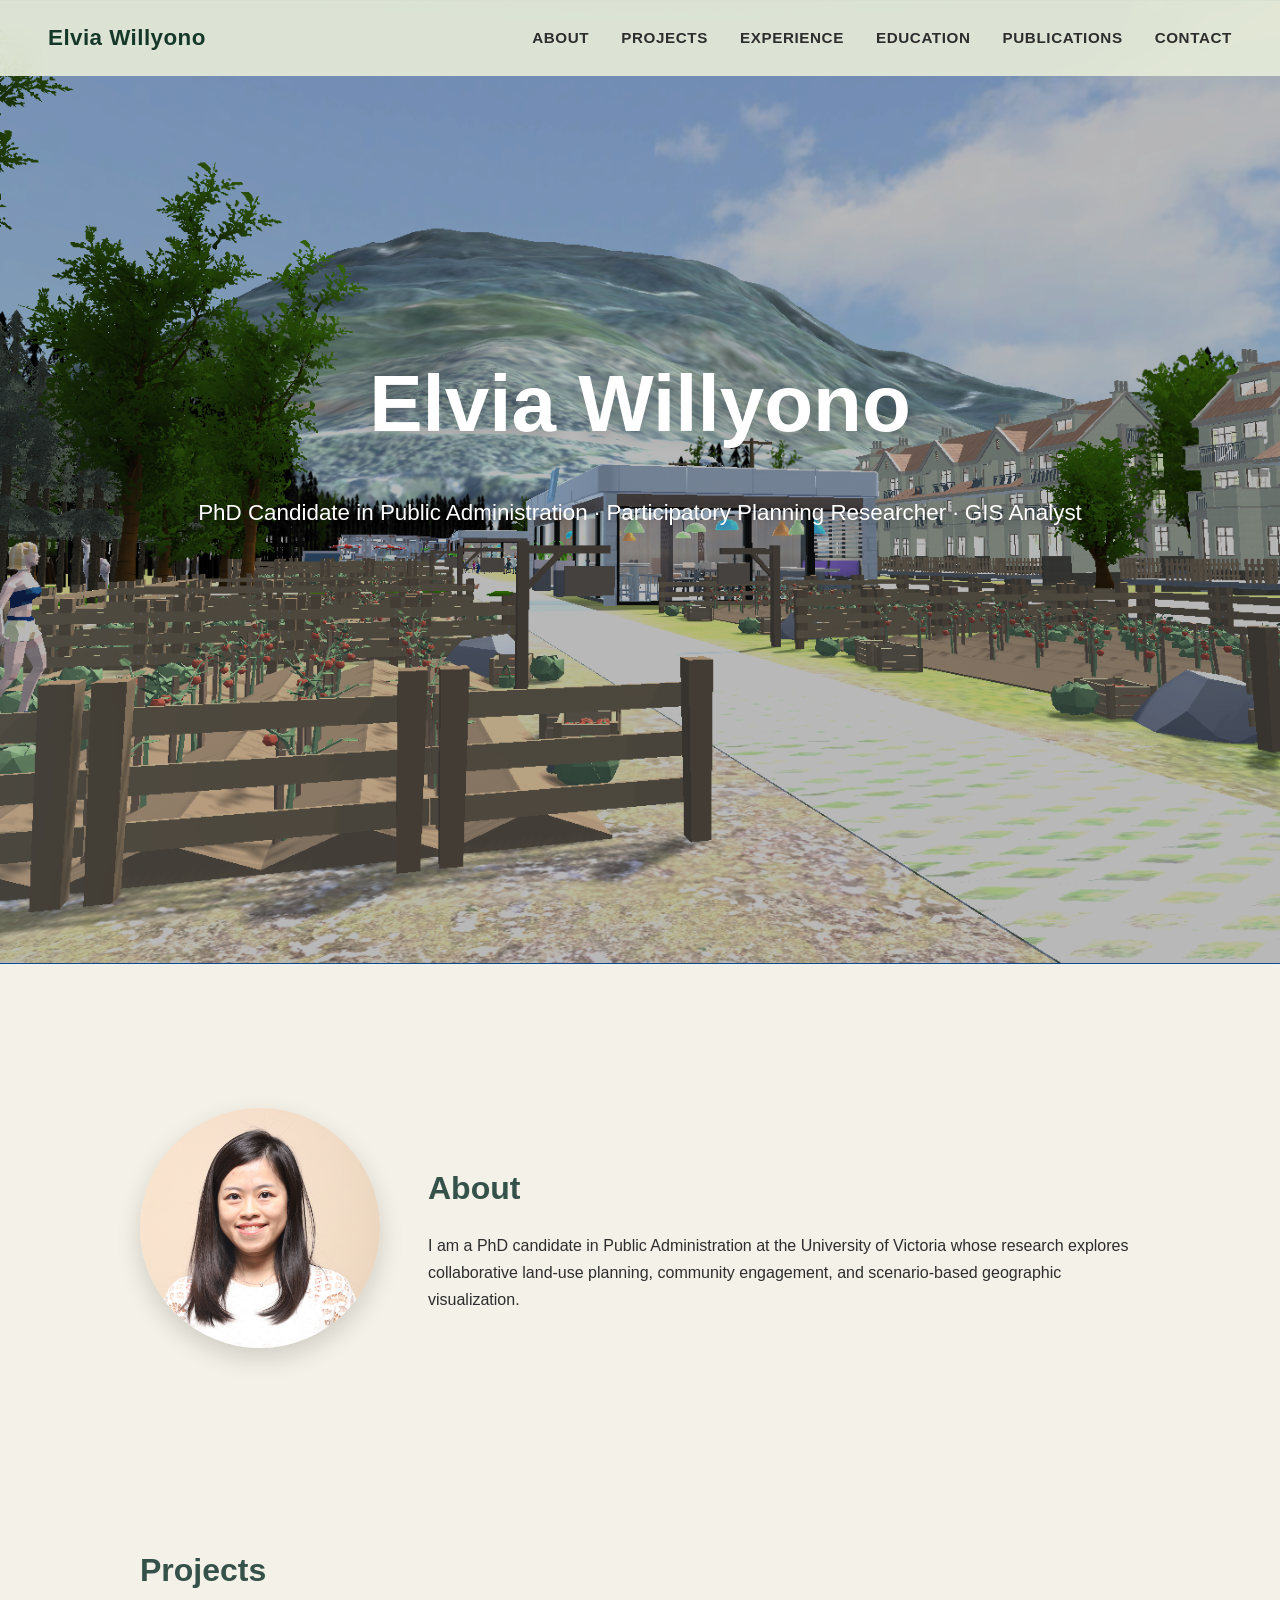
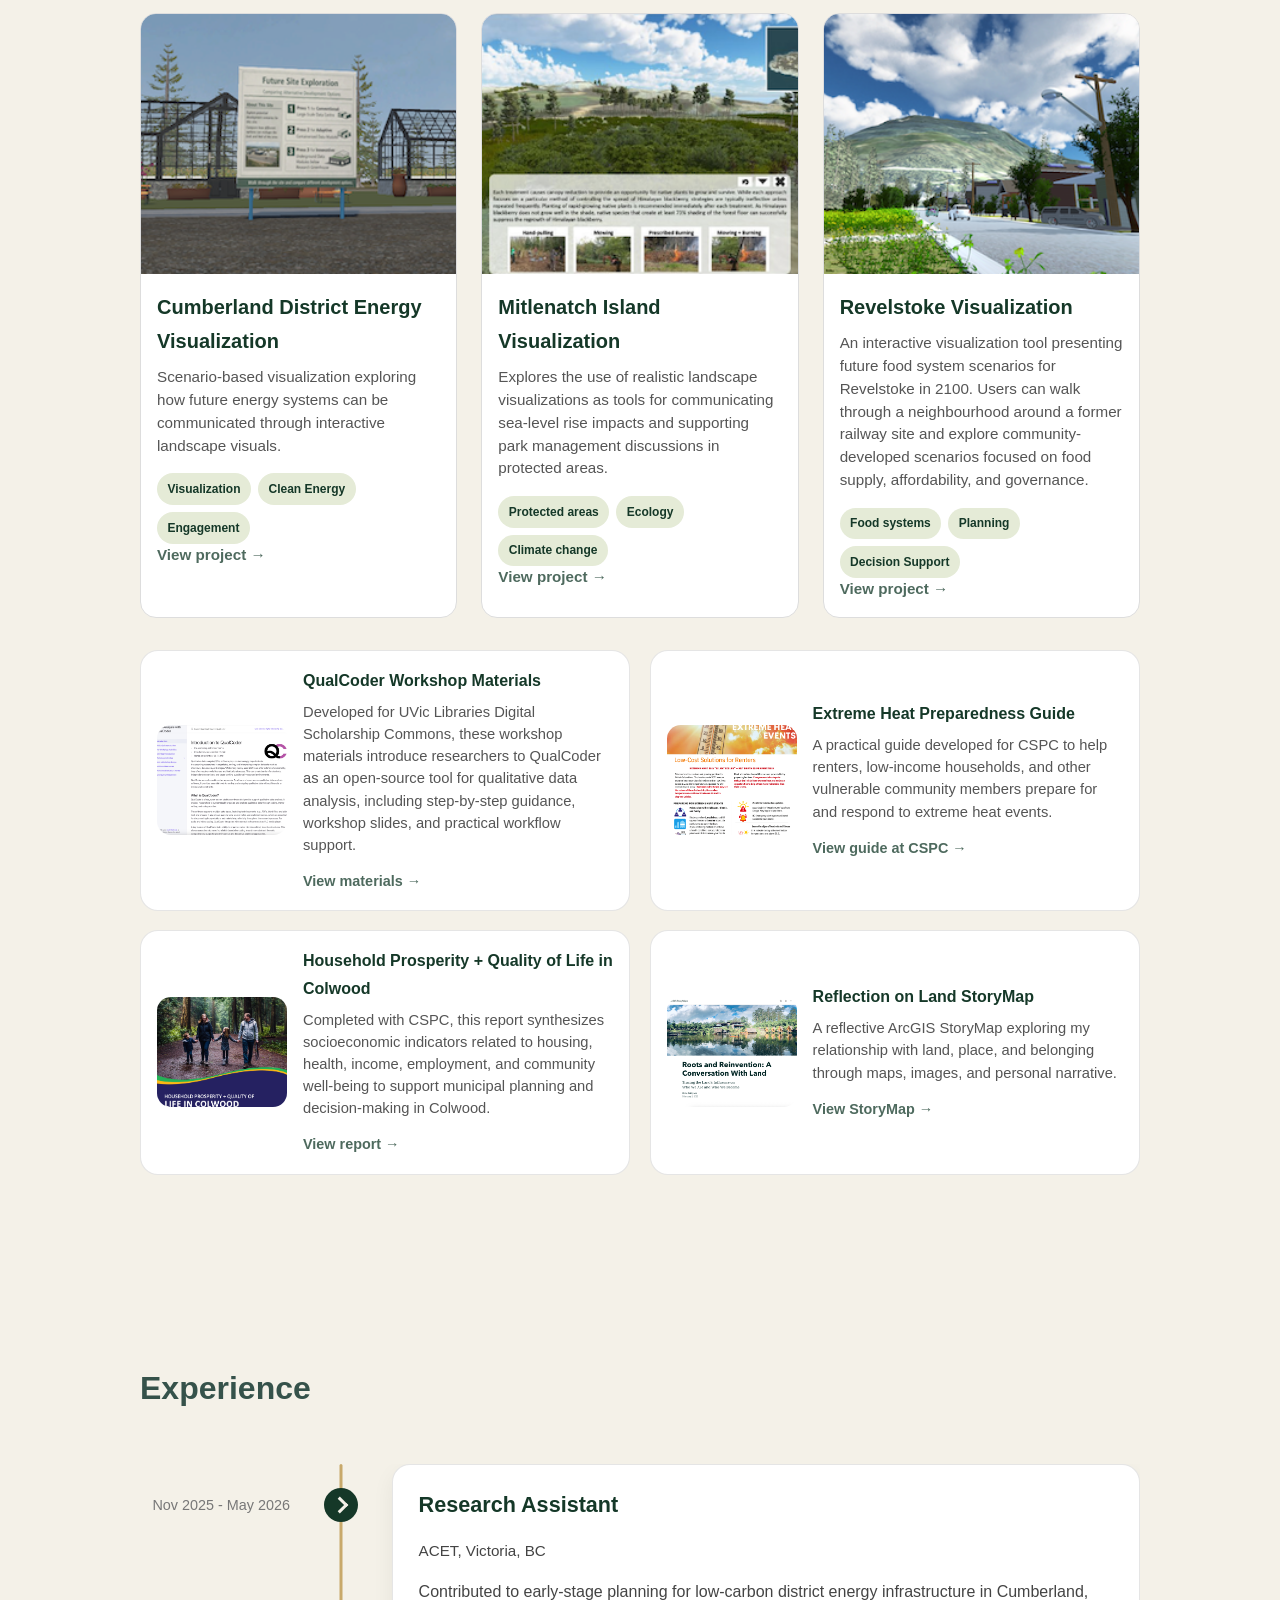
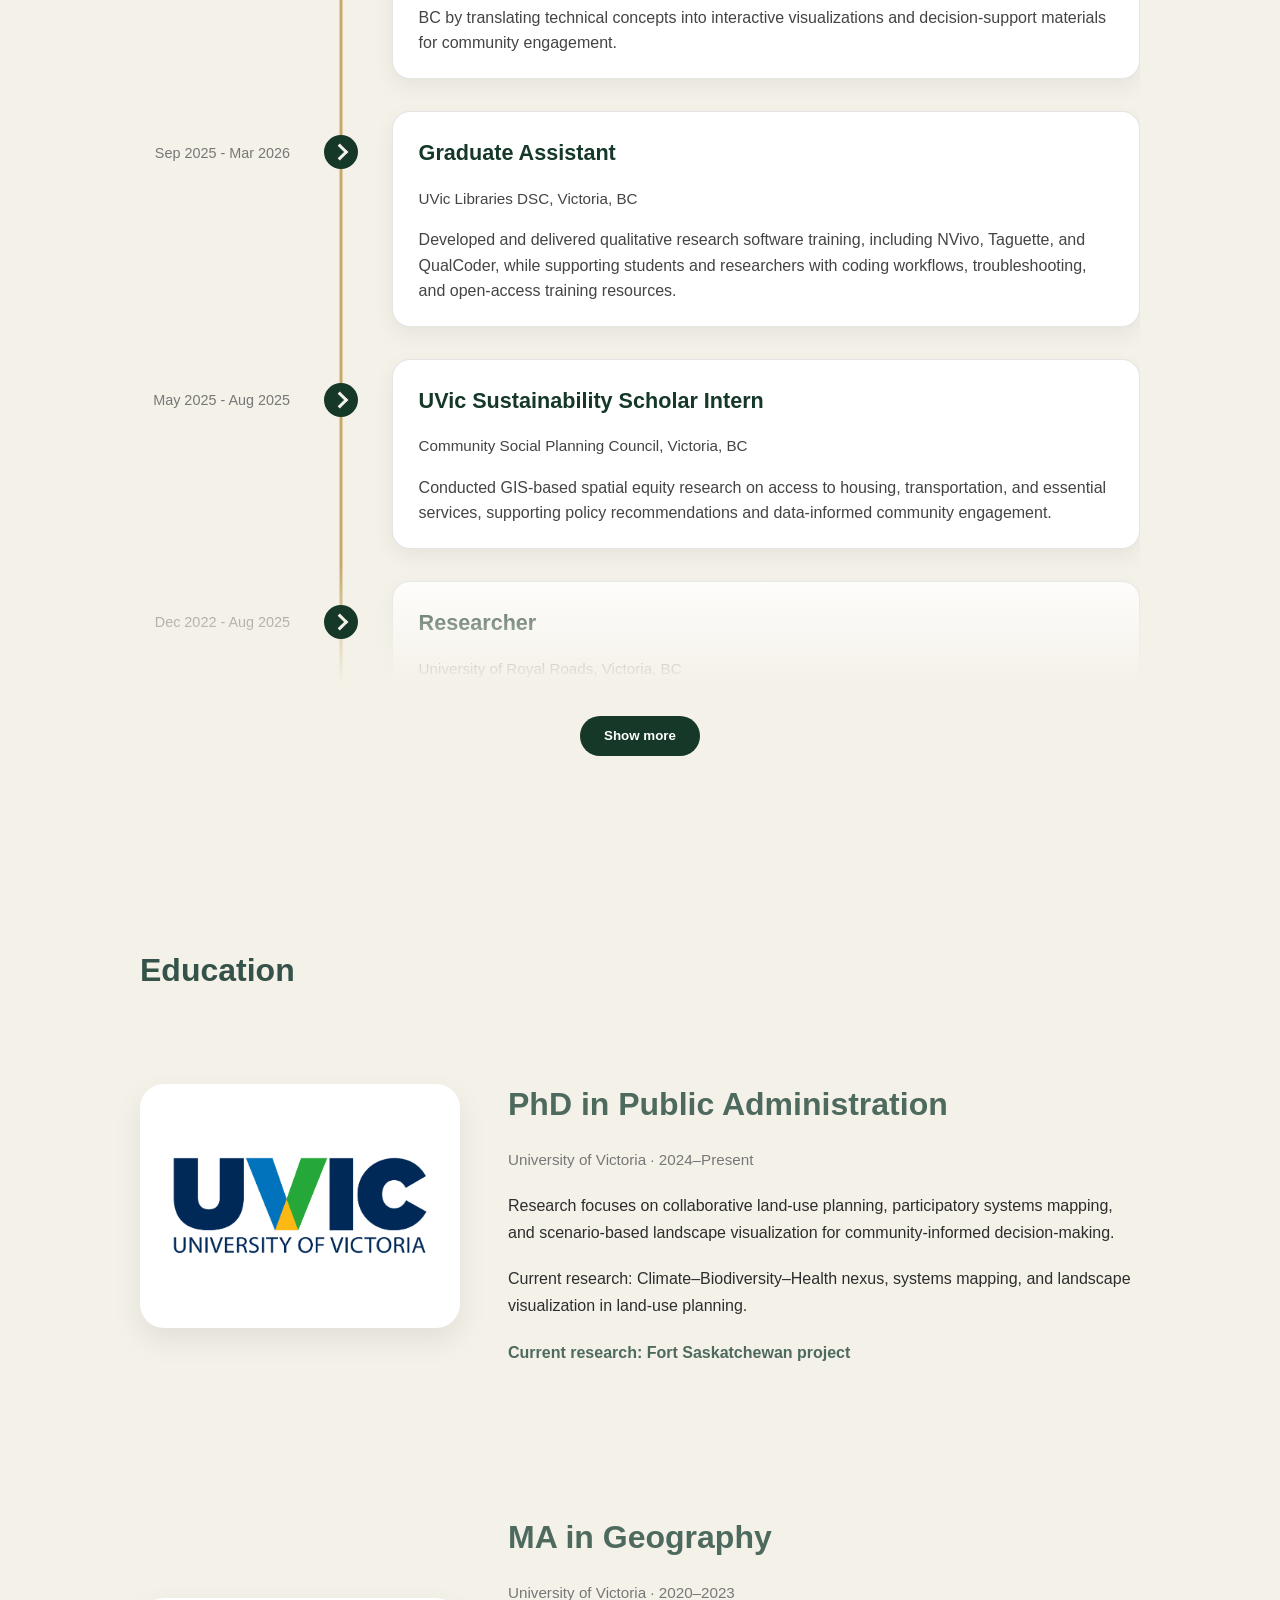
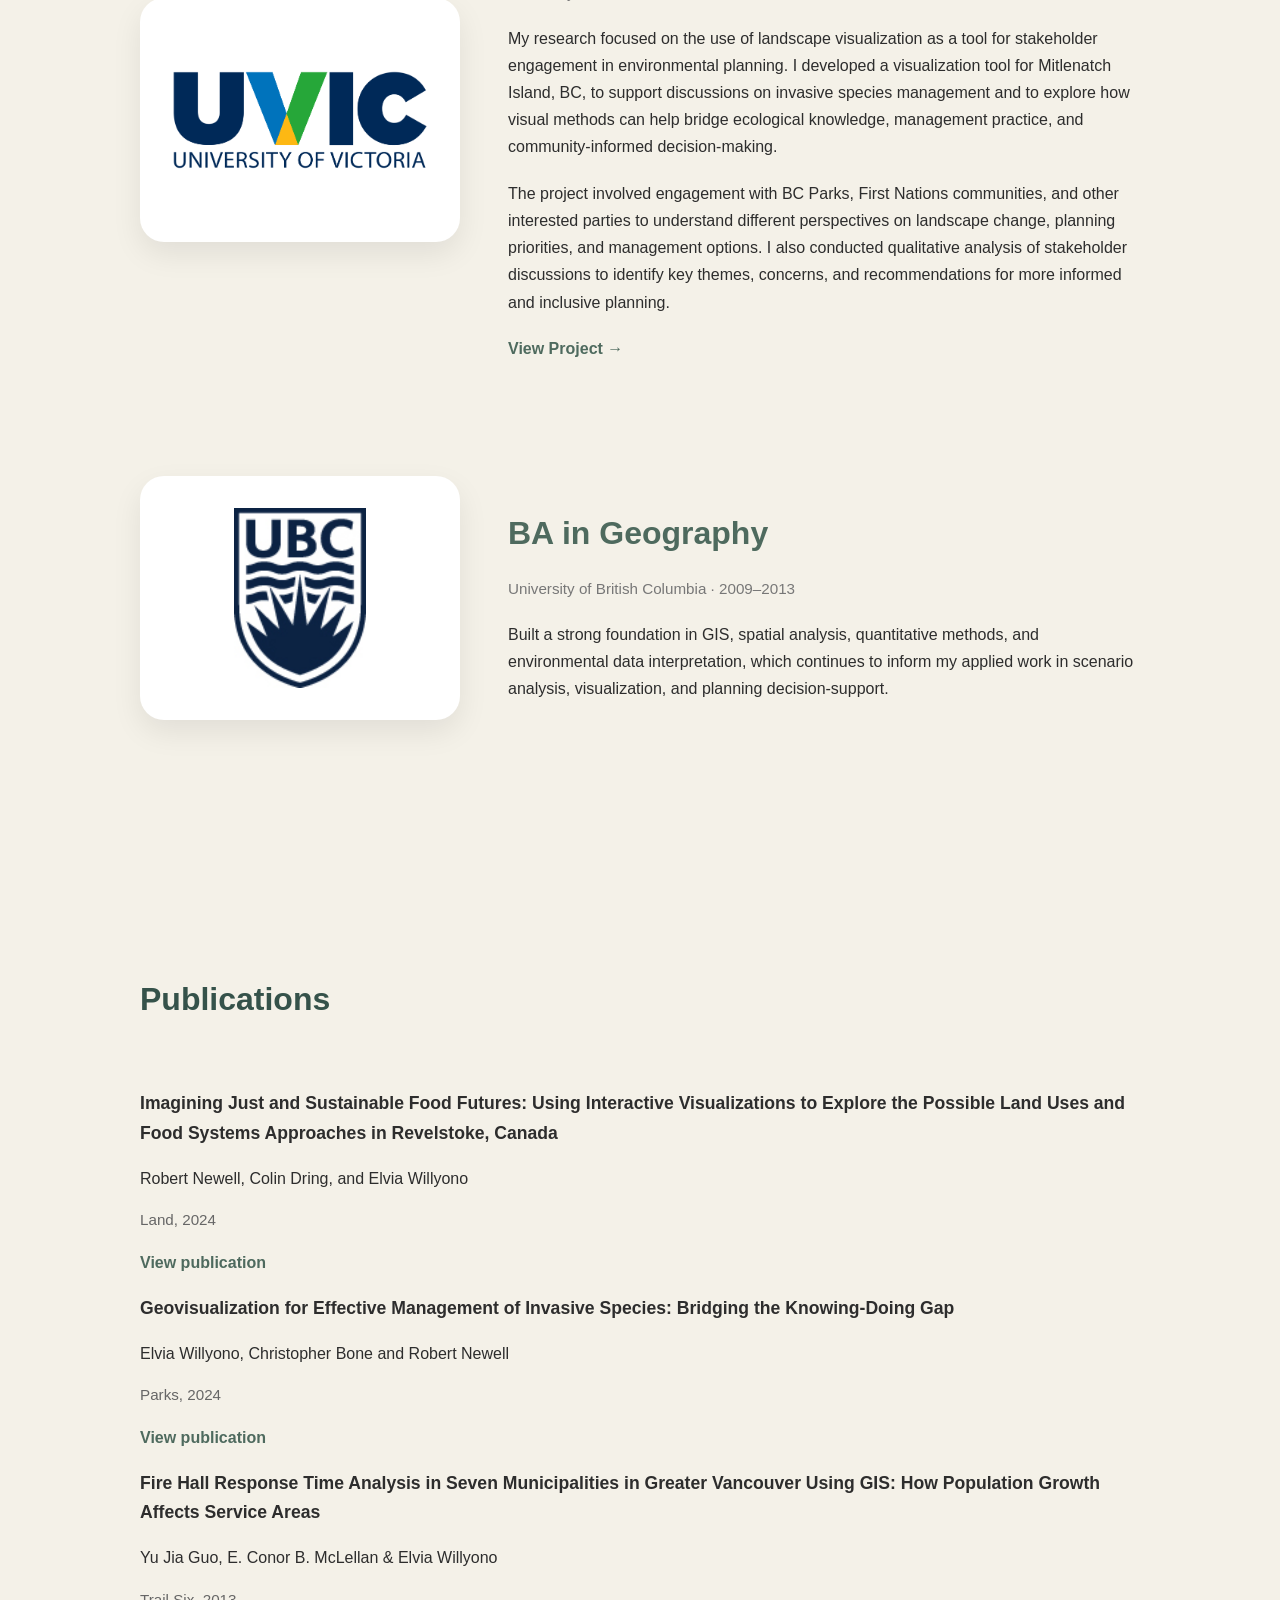
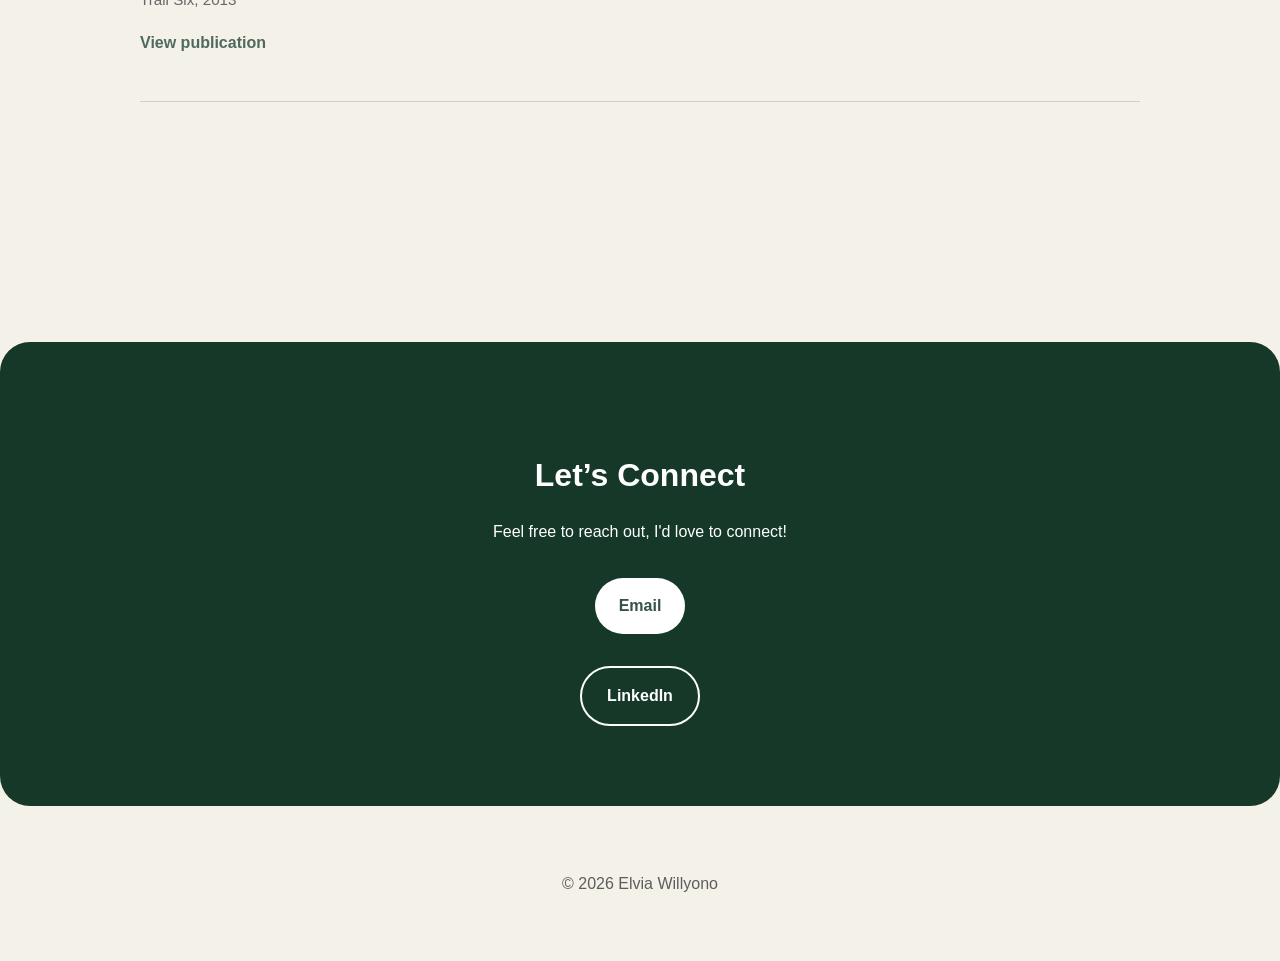
<file: index.html>
<!DOCTYPE html>
<html lang="en">
<head>
  <meta charset="UTF-8">
  <meta name="viewport" content="width=device-width, initial-scale=1.0">
  <title>Elvia Willyono</title>
  <link rel="icon" type="image/png" href="favicon.png">
  <link rel="stylesheet" href="style.css">
</head>

<body>
  <header>
<nav>

  <div class="nav-logo">
    <a href="/">Elvia Willyono</a>
  </div>

  <div class="nav-links">
    <a href="#about">ABOUT</a>
    <a href="#projects">PROJECTS</a>
    <a href="#experience">EXPERIENCE</a>
    <a href="#education">EDUCATION</a>
    <a href="#publications">PUBLICATIONS</a>
    <a href="#contact" class="mobile-contact-button">CONTACT</a>
  </div>

</nav>

    <section class="hero">
      <div class="hero-overlay">
      <h1>Elvia Willyono</h1>
      <p class="tagline">PhD Candidate in Public Administration · Participatory Planning Researcher · GIS Analyst</p>
      <!--<p>
        I study how participatory systems mapping, scenario development, and landscape visualization can support more collaborative and community-informed planning.
      </p> -->
    </section>
  </header>

 <main>

<!-- ---------- ABOUT ---------- -->

<section id="about">

  <div class="about-section">

    <div class="about-image">
      <img src="images/profile.jpeg">
    </div>

    <div class="about-text">

      <h2>About</h2>

      <p>
        I am a PhD candidate in Public Administration at the University of Victoria whose research explores collaborative land-use planning, community engagement, and scenario-based geographic visualization.
      </p>

    </div>

  </div>

</section>

<!-- ---------- PROJECTS ---------- -->

<section id="projects" class="projects-section">

  <h2>Projects</h2>

  <!-- <p class="section-intro">
    Selected work across landscape visualization, GIS, climate adaptation,
    knowledge translation, and community-informed planning.
  </p> -->

  <!-- Larger project cards -->
  <div class="featured-project-grid">

    <a href="cumberland/" class="gallery-card featured">
      <img src="images/cumberland-thumb.png"
           alt="Cumberland district energy visualization">

      <div class="gallery-card-text">
        <h3>Cumberland District Energy Visualization</h3>

        <p>
          Scenario-based visualization exploring how future energy systems
          can be communicated through interactive landscape visuals.
        </p>

        <div class="project-tags">
          <span>Visualization</span>
          <span>Clean Energy</span>
          <span>Engagement</span>
        </div>

        <p class="project-card-link">View project →</p>
      </div>
    </a>


    <a href="https://triaslab.ca/mitlenatch-island" class="gallery-card featured">
      <img src="images/mitlenatch-thumb.png"
           alt="Mitlenatch Island visualization">

      <div class="gallery-card-text">
        <h3>Mitlenatch Island Visualization</h3>

        <p>
          Explores the use of realistic landscape visualizations as tools for communicating sea-level rise impacts and supporting park 
          management discussions in protected areas.
        </p>

        <div class="project-tags">
          <span>Protected areas</span>
          <span>Ecology</span>
          <span>Climate change</span>
        </div>

        <p class="project-card-link">View project →</p>
      </div>
    </a>


    <a href="https://triaslab.ca/equitable-food-systems" class="gallery-card featured">
      <img src="images/revelstoke-thumb.png"
           alt="Revelstoke project">

      <div class="gallery-card-text">
        <h3>Revelstoke Visualization</h3>

        <p>
          An interactive visualization tool presenting future food system scenarios for Revelstoke in 2100. Users can walk through a neighbourhood around 
          a former railway site and explore community-developed scenarios focused on food supply, affordability, and governance.
        </p>

        <div class="project-tags">
          <span>Food systems</span>
          <span>Planning</span>
          <span>Decision Support</span>
        </div>

        <p class="project-card-link">View project →</p>
      </div>
    </a>

  </div>


  <!-- Smaller project cards -->
<div class="small-project-grid">

  <a href="https://uviclibraries.github.io/qualcoder/" 
      class="small-project-card"
      target="_blank"
      rel="noopener noreferrer">
    
    <img src="images/qualcoder-thumb.png"
         alt="QualCoder workshop materials">

    <div class="small-project-content">
      <h3>QualCoder Workshop Materials</h3>

      <p>
        Developed for UVic Libraries Digital Scholarship Commons, these workshop materials introduce researchers to QualCoder 
        as an open-source tool for qualitative data analysis, including step-by-step guidance, workshop slides, and practical workflow support.
      </p>

      <span class="small-project-link">View materials →</span>
    </div>
  </a>
  
  <a href="https://communitycouncil.ca/preparing-for-extreme-heat-events/" 
    class="small-project-card"
    target="_blank"
    rel="noopener noreferrer">
    
    <img src="images/cspc-thumb.png"
         alt="Extreme heat preparedness guide">

    <div class="small-project-content">
      <h3>Extreme Heat Preparedness Guide</h3>

      <p>
        A practical guide developed for CSPC to help renters, low-income households,
        and other vulnerable community members prepare for and respond to extreme heat events.
      </p>      

      <span class="small-project-link">View guide at CSPC →</span>
    </div>
  </a>


  <a href="https://www.colwood.ca/sites/default/files/2024-06/CSPC_Colwood%20Prosperity%20Project_April%2021_2023.pdf"
    class="small-project-card"
    target="_blank"
    rel="noopener noreferrer">
    
    <img src="images/colwood-thumb.png"
         alt="Household prosperity report for Colwood">

    <div class="small-project-content">
      <h3>Household Prosperity + Quality of Life in Colwood</h3>

      <p>
        Completed with CSPC, this report synthesizes socioeconomic indicators related to housing, health, income, employment, 
        and community well-being to support municipal planning and decision-making in Colwood.
      </p>

      <span class="small-project-link">View report →</span>
    </div>
  </a>

  <a href="https://storymaps.arcgis.com/stories/a9d90d03248b4c1bad5280a3660bb5fb" class="small-project-card"
    target="_blank"
    rel="noopener noreferrer">
    
    <img src="images/storymap-thumb.png"
         alt="ArcGIS StoryMap project">

    <div class="small-project-content">
      <h3>Reflection on Land StoryMap</h3>

      <p>
        A reflective ArcGIS StoryMap exploring my relationship with land, place, and belonging through maps, 
        images, and personal narrative.
      </p>

      <span class="small-project-link">View StoryMap →</span>
    </div>
  </a>

</div>

</section>

<!-- ---------- EXPERIENCE ---------- -->

<section id="experience" class="experience-section">

  <h2>Experience</h2>

  <div class="experience-timeline-wrapper" id="experienceTimeline">

    <div class="experience-timeline">

      <article class="experience-item">
        <div class="experience-date">Nov 2025 - May 2026</div>

        <div class="experience-marker"></div>

        <div class="experience-card">
          <h3>Research Assistant</h3>
          <p class="experience-meta">
            ACET, Victoria, BC
          </p>
          <p>
            Contributed to early-stage planning for low-carbon district energy infrastructure in Cumberland, BC 
            by translating technical concepts into interactive visualizations and decision-support materials 
            for community engagement.
          </p>
        </div>
      </article>


      <article class="experience-item">
        <div class="experience-date">Sep 2025 - Mar 2026</div>

        <div class="experience-marker"></div>

        <div class="experience-card">
          <h3>Graduate Assistant</h3>
          <p class="experience-meta">
            UVic Libraries DSC, Victoria, BC
          </p>
          <p>
            Developed and delivered qualitative research software training, including NVivo, 
            Taguette, and QualCoder, while supporting students and researchers with coding 
            workflows, troubleshooting, and open-access training resources.
          </p>
        </div>
      </article>


      <article class="experience-item">
        <div class="experience-date">May 2025 - Aug 2025</div>

        <div class="experience-marker"></div>

        <div class="experience-card">
          <h3>UVic Sustainability Scholar Intern</h3>
          <p class="experience-meta">
            Community Social Planning Council, Victoria, BC
          </p>
          <p>
            Conducted GIS-based spatial equity research on access to housing, transportation, 
            and essential services, supporting policy recommendations and data-informed community engagement.
          </p>
        </div>
      </article>


      <article class="experience-item">
        <div class="experience-date">Dec 2022 - Aug 2025</div>

        <div class="experience-marker"></div>

        <div class="experience-card">
          <h3> Researcher</h3>
          <p class="experience-meta">
            University of Royal Roads, Victoria, BC
          </p>
          <p>
            Developed interactive visualizations of community-generated food system scenarios for Revelstoke, BC, 
            supporting stakeholder workshops on climate justice, food systems planning, and JEDI-informed futures.
          </p>
        </div>
      </article>


      <article class="experience-item">
        <div class="experience-date">Dec 2022 - Dec 2023</div>

        <div class="experience-marker"></div>

        <div class="experience-card">
          <h3>Research Assistant</h3>
          <p class="experience-meta">
            Community Social Planning Council, Victoria, BC
          </p>
          <p>
            Co-developed a practical extreme heat preparedness guide and a household prosperity baseline 
            report for the City of Colwood, translating research and socioeconomic indicators into public-facing 
            and policy-relevant resources.
          </p>
        </div>
      </article>

      <article class="experience-item">
        <div class="experience-date">Jul 2021 - Dec 2021</div>

        <div class="experience-marker"></div>

        <div class="experience-card">
          <h3>Teaching Assistant</h3>
          <p class="experience-meta">
            University of Victoria, Victoria, BC
          </p>
          <p>
            Supported undergraduate instruction in GPS navigation, 
            field data collection, GIS analysis, spatial modelling, mapping, and multicriteria analysis.
          </p>
        </div>
      </article>

      <article class="experience-item">
        <div class="experience-date">Sep 2016 - Aug 2020</div>

        <div class="experience-marker"></div>

        <div class="experience-card">
          <h3>IT Manager/Associate Geospatial Specialist</h3>
          <p class="experience-meta">
            Government Technology Agency of Singapore
          </p>
          <p>
            Managed GIS and IT projects supporting public service delivery, including a rapid public-facing parks 
            footfall web map, a multi-million-dollar tree inventory platform, and technical documentation for 
            system implementation.
          </p>
        </div>
      </article>

      <article class="experience-item">
        <div class="experience-date">Jan 2016 - Sep 2016</div>

        <div class="experience-marker"></div>

        <div class="experience-card">
          <h3>Research Assistant</h3>
          <p class="experience-meta">
            National Institute of Education, Singapore
          </p>
          <p>
            Contributed to an online resource portal for secondary school teachers to support the integration of 
            GIS and geospatial technologies into classroom learning.
          </p>
        </div>
      </article>

       <article class="experience-item">
        <div class="experience-date">Jan 2014 - Jan 2016</div>

        <div class="experience-marker"></div>

        <div class="experience-card">
          <h3>GIS Engineer</h3>
          <p class="experience-meta">
            Esri, Singapore
          </p>
          <p>
            Managed large-scale spatial databases, standardized GIS data governance processes, 
            automated geospatial workflows, and delivered professional ArcGIS training across multiple technical topics.
          </p>
        </div>
      </article>

    </div>

  </div>

  <button class="show-more-button" onclick="toggleExperience()" id="experienceButton">
    Show more
  </button>

</section>

<!-- ---------- EDUCATION ---------- -->

<section id="education">

  <h2>Education</h2>

  <div class="education-card">

    <div class="education-image">
      <img src="images/uvic-thumb.png"
           alt="University of Victoria">
    </div>

    <div class="education-content">

      <h3>
        PhD in Public Administration
      </h3>

      <p class="education-meta">
        University of Victoria · 2024–Present
      </p>

      <p>
        Research focuses on collaborative land-use planning,
        participatory systems mapping, and scenario-based
        landscape visualization for community-informed
        decision-making.
      </p>

      <p class="education-note">
        Current research: Climate–Biodiversity–Health nexus, systems mapping,
        and landscape visualization in land-use planning.
      </p>

      <a class="education-link" target="_blank"
         href="https://triaslab.ca/land-use">
        Current research: Fort Saskatchewan project
      </a>

    </div>

  </div>

  <div class="education-card">

    <div class="education-image">
      <img src="images/uvic-thumb.png"
           alt="University of Victoria">
    </div>

    <div class="education-content">

      <h3>
        MA in Geography
      </h3>

      <p class="education-meta">
        University of Victoria · 2020–2023
      </p>

      <p>
        My research focused on the use of landscape visualization as a tool for stakeholder engagement 
        in environmental planning. I developed a visualization tool for Mitlenatch Island, BC, to support discussions 
        on invasive species management and to explore how visual methods can help bridge ecological knowledge, 
        management practice, and community-informed decision-making.
      </p>

      <p>
        The project involved engagement with BC Parks, First Nations communities, and other interested parties to understand 
        different perspectives on landscape change, planning priorities, and management options. I also conducted qualitative 
        analysis of stakeholder discussions to identify key themes, concerns, and recommendations for more informed and 
        inclusive planning.
      </p>

      <a class="education-link" target="_blank"
         href="https://triaslab.ca/mitlenatch-island">
        View Project →
      </a>

    </div>

  </div>

  <div class="education-card">

    <div class="education-image">
      <img src="images/ubc-thumb.jpg"
           alt="University of British Columbia">
    </div>

    <div class="education-content">

      <h3>
        BA in Geography
      </h3>

      <p class="education-meta">
        University of British Columbia · 2009–2013
      </p>

      <p>
        Built a strong foundation in GIS, spatial analysis, quantitative methods, and environmental data interpretation, 
        which continues to inform my applied work in scenario analysis, visualization, and planning decision-support.
      </p>

    </div>

  </div>

</section>

<!-- ---------- PUBLICATIONS ---------- -->

<section id="publications">

  <h2>Publications</h2>

  <div class="publication-item">

    <p class="pub-title">
      Imagining Just and Sustainable Food Futures: Using Interactive Visualizations to Explore the Possible Land Uses and Food Systems Approaches in Revelstoke, Canada 
    </p>
    <p class="pub-authors">
      Robert Newell, Colin Dring, and Elvia Willyono
    </p>
    <p class="pub-details">
      Land, 2024
    </p>
    <p>
      <a href="https://www.mdpi.com/2073-445X/13/9/1345" target="_blank">
        View publication
      </a>
    </p>

   <p class="pub-title">
      Geovisualization for Effective Management of Invasive Species: Bridging the Knowing-Doing Gap
    </p>
    <p class="pub-authors">
      Elvia Willyono, Christopher Bone and Robert Newell
    </p>
    <p class="pub-details">
      Parks, 2024
    </p>
    <p>
      <a href="https://www.researchgate.net/profile/Robert-Newell-3/publication/380873607_Geovisualisation_for_effective_management_of_invasive_species_Bridging_the_knowing-doing_gap/links/66a7e19175fcd863e5e87e8a/Geovisualisation-for-effective-management-of-invasive-species-Bridging-the-knowing-doing-gap.pdf" target="_blank">
        View publication
      </a>
    </p> 

    <p class="pub-title">
      Fire Hall Response Time Analysis in Seven Municipalities in Greater Vancouver Using GIS: How Population Growth Affects Service Areas
    </p>
    <p class="pub-authors">
      Yu Jia Guo, E. Conor B. McLellan & Elvia Willyono
    </p>
    <p class="pub-details">
      Trail Six, 2013
    </p>
    <p>
      <a href="https://trailsix.sites.olt.ubc.ca/files/2017/03/Volume-7-Trail-Six.pdf#page=29" target="_blank">
        View publication
      </a>
    </p> 
  </div>

</section>

</main>

<!-- ---------- CONTACT ---------- --> 
  
<section id="contact" class="contact-section">  
  <h2>Let’s Connect</h2>

  <p>
    Feel free to reach out, I'd love to connect!
  </p>

  <div class="email-container">

  <div class="email-box"
       id="email-box"
       onmouseenter="showEmail()"
       onmouseleave="hideEmail()"
       onclick="copyEmail(event)">

    <span id="email-text">Email</span>

    <button class="copy-button"
            id="copy-btn">
      Copy
    </button>

  </div>

</div>

  <div class="contact-buttons">

    <a class="contact-button secondary"
       href="https://linkedin.com/in/elviaw"
       target="_blank">

       LinkedIn

    </a>

  </div>

</section>

  <!-- FOOTER -->
  
  <footer>
    
    <p>© 2026 Elvia Willyono</p>
    
  </footer>
  
<script>
const myEmail = "elviaw@uvic.ca";

function isMobile() {
  return window.innerWidth <= 768;
}

function showEmail() {
  if (isMobile()) return;

  const box = document.getElementById("email-box");
  box.classList.add("expanded");

  document.getElementById("email-text").innerText = myEmail;
}

function hideEmail() {
  if (isMobile()) return;

  const box = document.getElementById("email-box");
  box.classList.remove("expanded");

  document.getElementById("email-text").innerText = "Email";
  document.getElementById("copy-btn").innerText = "Copy";
}

function copyEmail(event) {
  event.stopPropagation();

  navigator.clipboard.writeText(myEmail);

  const box = document.getElementById("email-box");
  box.classList.add("expanded");

  document.getElementById("email-text").innerText =
    myEmail;

  document.getElementById("copy-btn").style.display =
  "inline-block";

  document.getElementById("copy-btn").innerText =
  "Copied!";

  setTimeout(() => {
    document.getElementById("copy-btn").innerText = "Copy";

    if (isMobile()) {
      box.classList.remove("expanded");
      document.getElementById("email-text").innerText = "Email";
    }
  }, 1500);
}
</script>

<script>
  function toggleExperience() {
    const timeline = document.getElementById("experienceTimeline");
    const button = document.getElementById("experienceButton");

    timeline.classList.toggle("expanded");

    if (timeline.classList.contains("expanded")) {
      button.textContent = "Show less";
    } else {
      button.textContent = "Show more";
    }
  }

const sections = document.querySelectorAll("section[id]");
  const navLinks = document.querySelectorAll(".nav-links a");

  window.addEventListener("scroll", () => {
    let current = "";

    sections.forEach((section) => {
      const sectionTop = section.offsetTop - 120;
      const sectionHeight = section.offsetHeight;

      if (window.scrollY >= sectionTop && window.scrollY < sectionTop + sectionHeight) {
        current = section.getAttribute("id");
      }
    });

    navLinks.forEach((link) => {
      link.classList.remove("active");

      if (link.getAttribute("href") === "#" + current) {
        link.classList.add("active");
      }
    });
  });
</script>

</body>
</html>
</file>
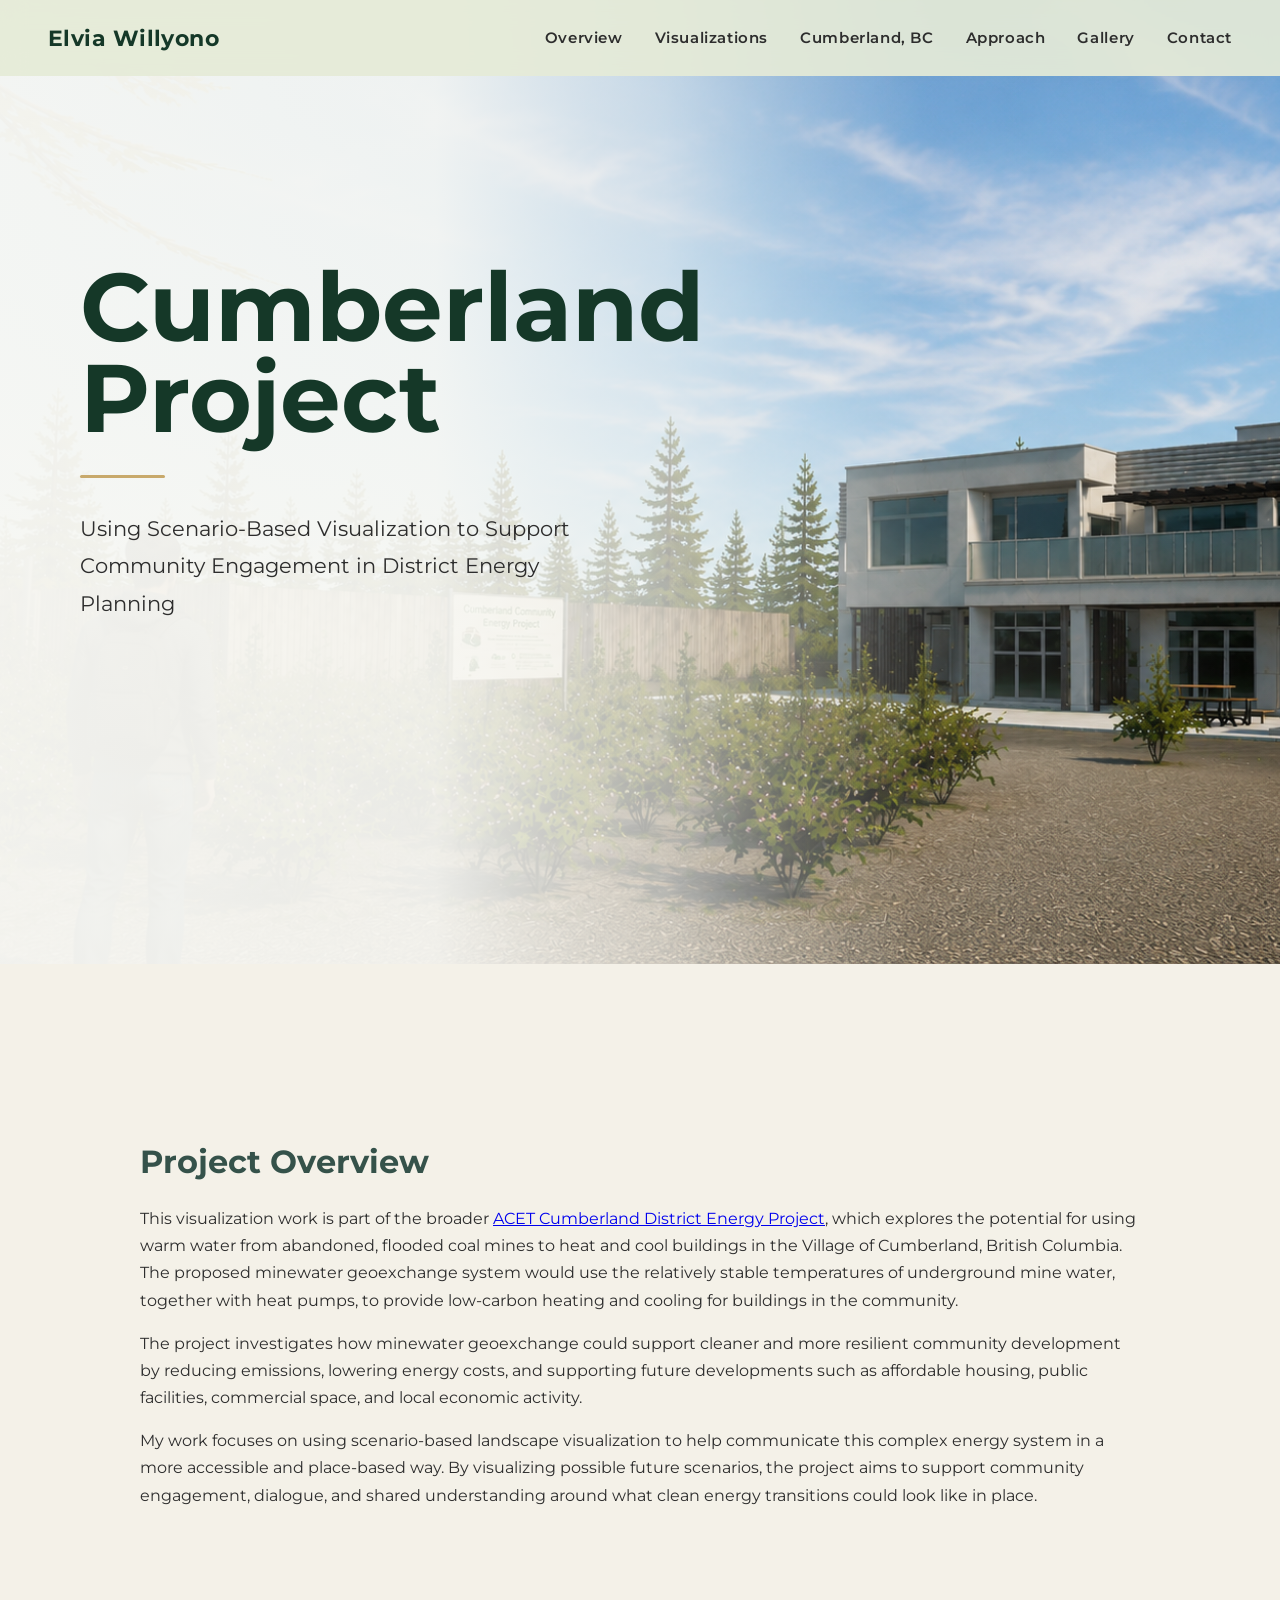
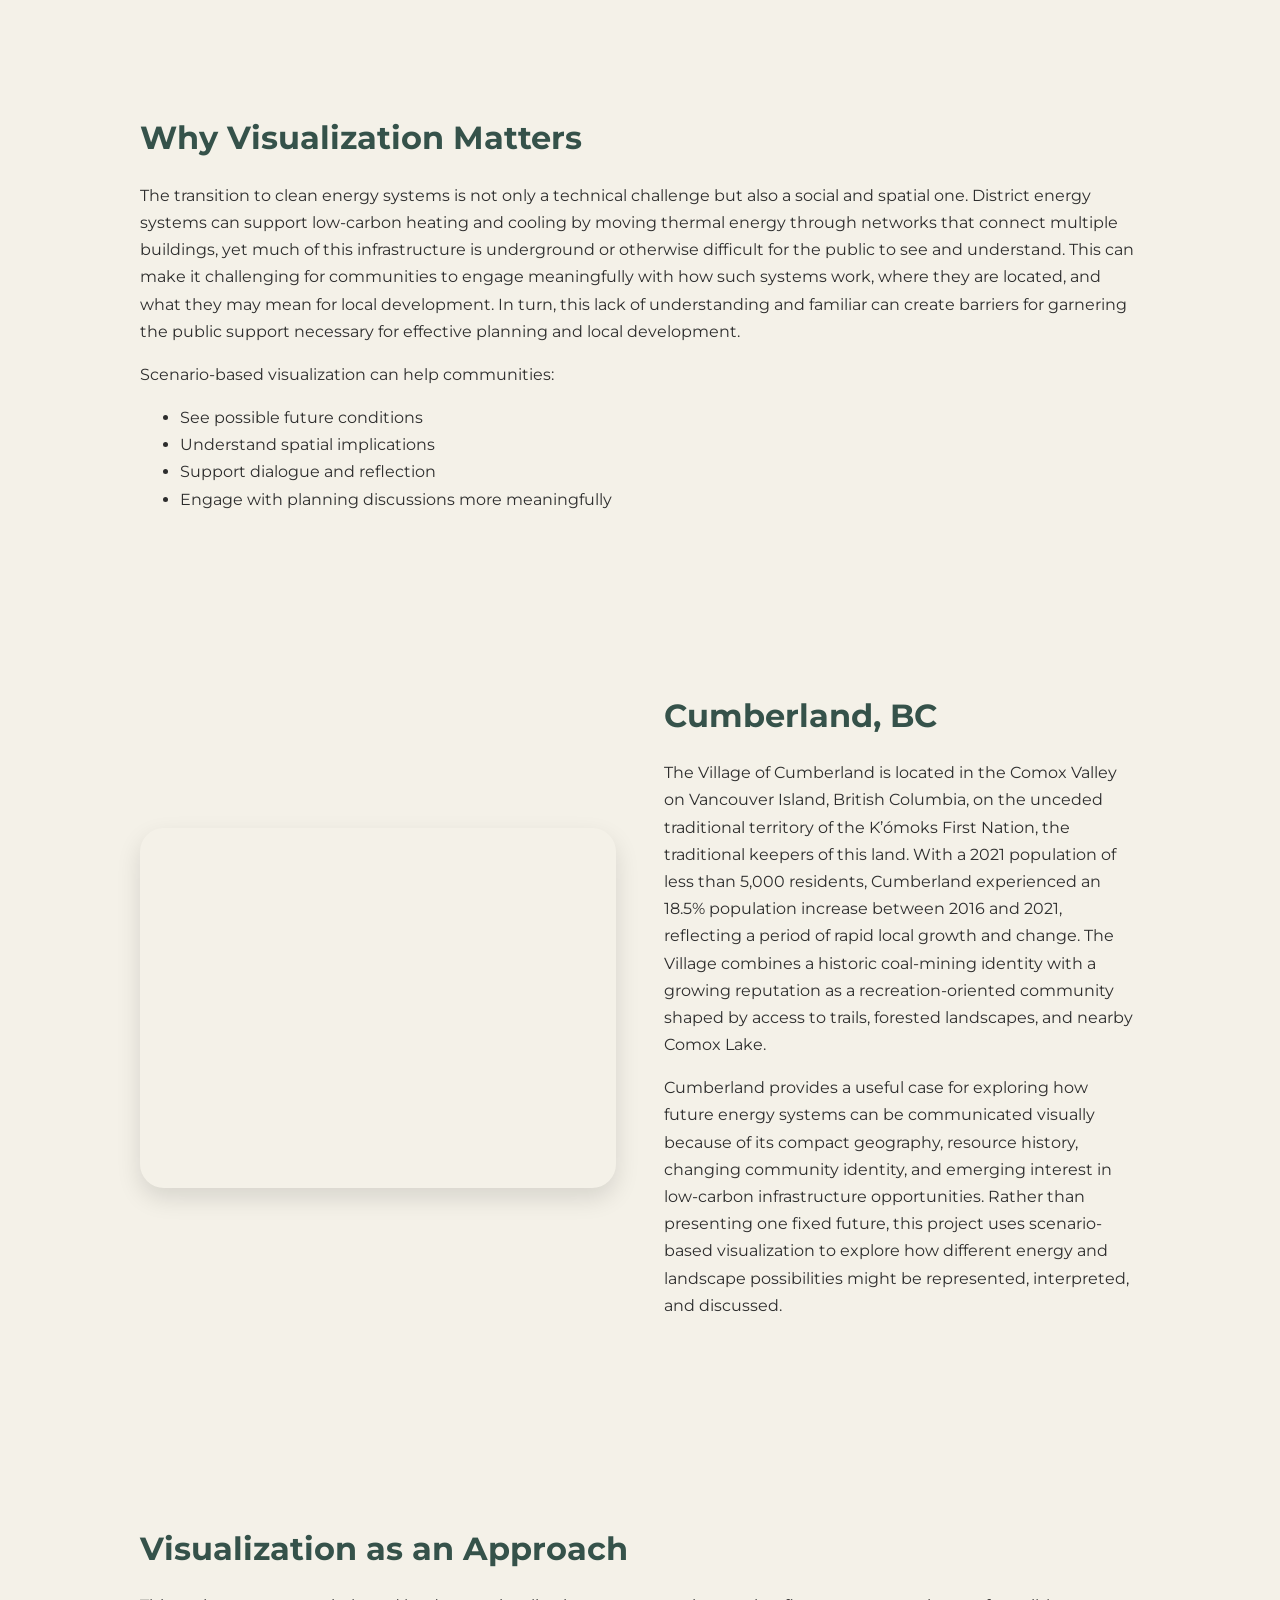
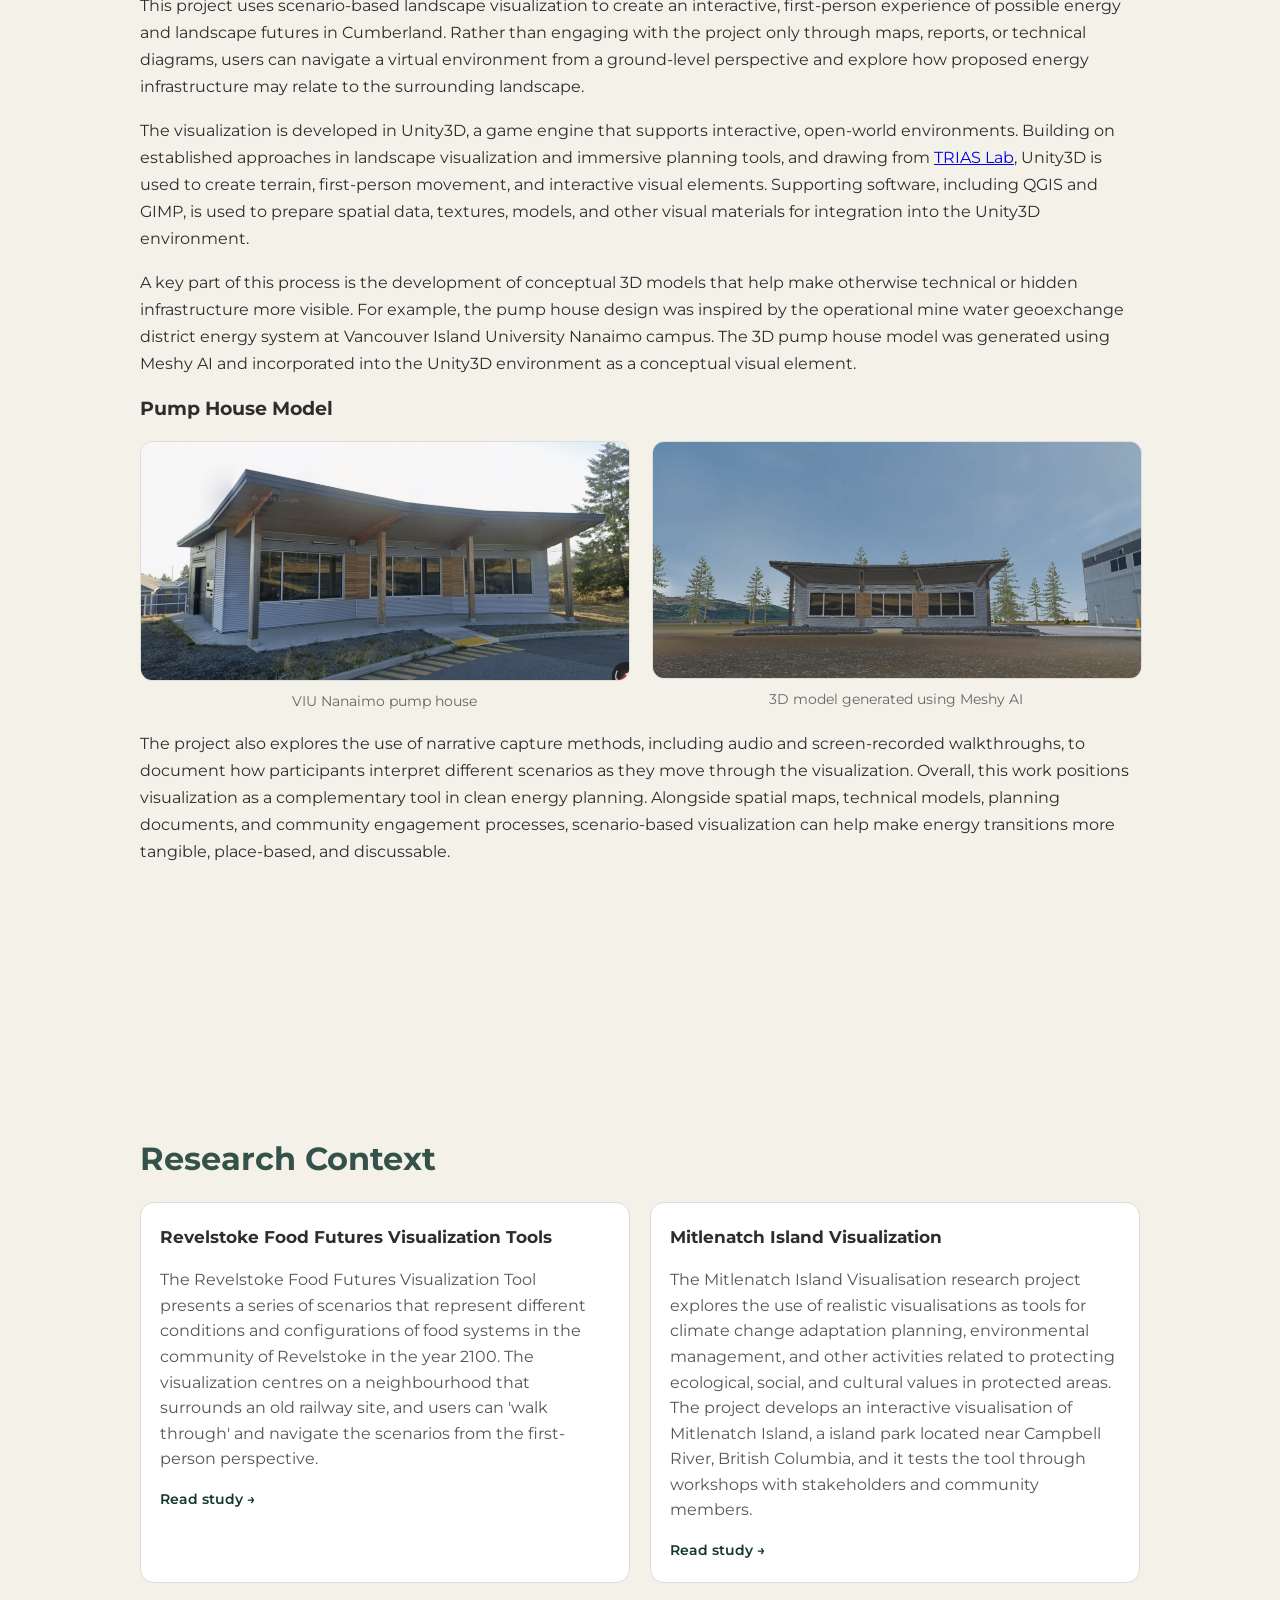
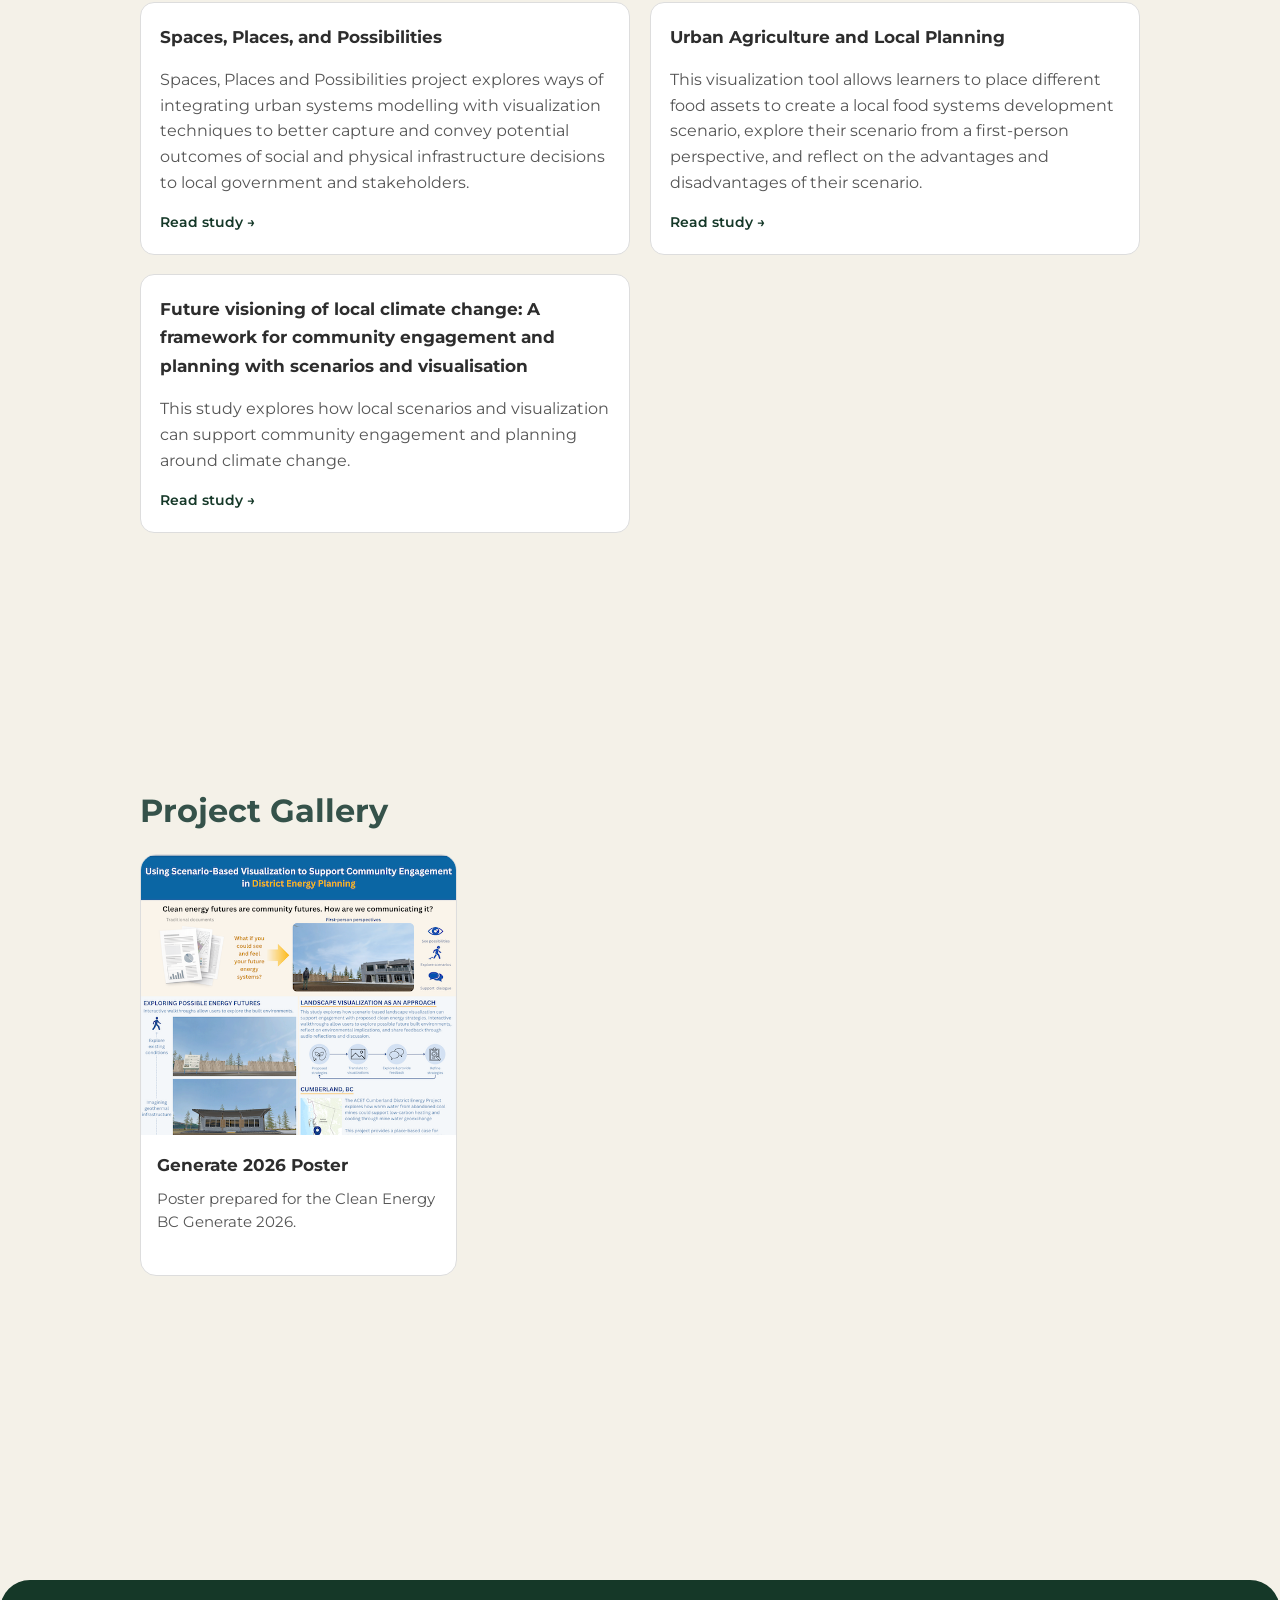
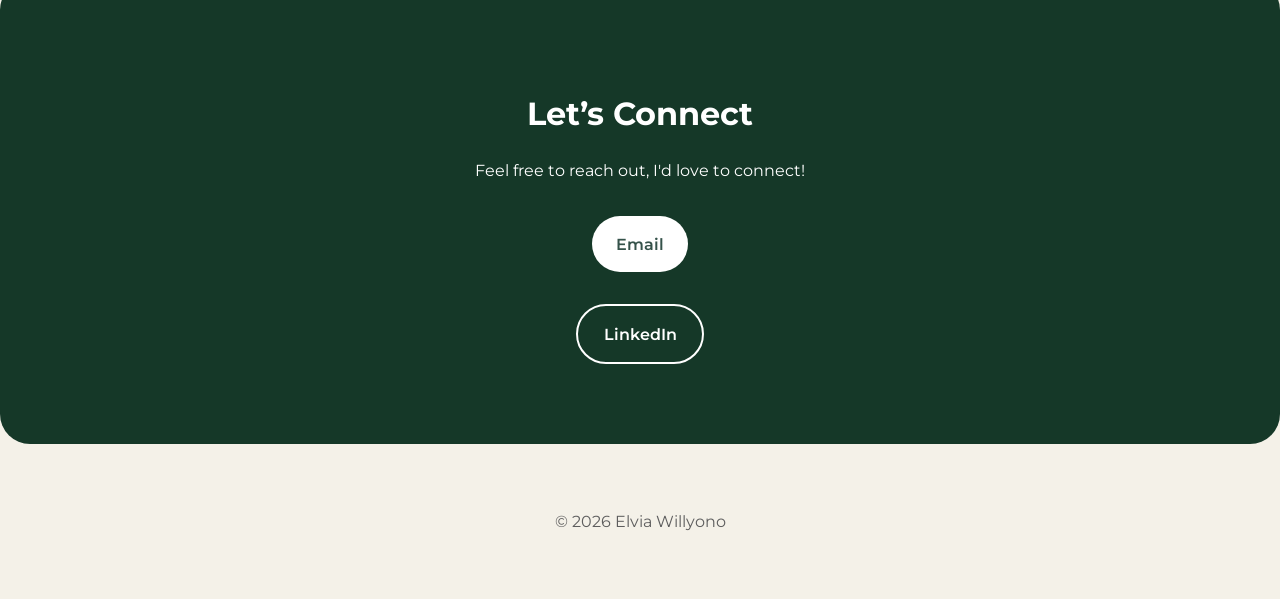
<file: cumberland/index.html>
<!DOCTYPE html>
<html lang="en">

<head>

  <meta charset="UTF-8">

  <meta name="viewport" content="width=device-width, initial-scale=1.0">

  <title>CumberlandVis Project</title>

  <link rel="icon" type="image/png" href="../favicon.png">

  <link rel="preconnect" href="https://fonts.googleapis.com">

  <link rel="preconnect" href="https://fonts.gstatic.com" crossorigin>

  <link href="https://fonts.googleapis.com/css2?family=Montserrat:wght@300;400;600;700&display=swap" rel="stylesheet">

  <link rel="stylesheet" href="../style.css">

</head>

<body>

  <!-- NAVIGATION -->

<nav>

  <div class="nav-logo">
    <a href="/">Elvia Willyono</a>
  </div>

  <div class="nav-links">
    <a href="#overview">Overview</a>
    <a href="#matters">Visualizations</a>
    <a href="#location">Cumberland, BC</a>
    <a href="#approach">Approach</a>
    <a href="#gallery">Gallery</a>
    <a href="#contact" class="mobile-contact-button">Contact</a>
  </div>

</nav>

  <!-- HERO SECTION -->
  <section class="hero cumberland-hero">
    <div class="hero-overlay">
      <h1>Cumberland Project</h1>
      <div class="cumberland-hero-line"></div>
      <p>
        Using Scenario-Based Visualization to Support Community Engagement in District Energy Planning
      </p>
    </div>
  </section>

  <!-- MAIN CONTENT -->

  <main>

    <!-- OVERVIEW -->

    <section id="overview">

      <h2>Project Overview</h2>

      <p>
        This visualization work is part of the broader <a href="https://www.uvic.ca/acet/projects/cumberland/" target="_blank" rel="noopener noreferrer">ACET Cumberland District Energy Project</a>, 
        which explores the potential for using warm water from abandoned, flooded coal mines to heat and cool buildings in the Village of Cumberland, British Columbia. 
        The proposed minewater geoexchange system would use the relatively stable temperatures of underground mine water, 
        together with heat pumps, to provide low-carbon heating and cooling for buildings in the community. 
      </p>

      <p>
        The project investigates how minewater geoexchange could support cleaner and more resilient community development by reducing emissions, 
        lowering energy costs, and supporting future developments such as affordable housing, public facilities, commercial space, 
        and local economic activity. 
      </p>

      <p>
        My work focuses on using scenario-based landscape visualization to help communicate this complex energy system in a more accessible and place-based way. 
        By visualizing possible future scenarios, the project aims to support community engagement, dialogue, and shared understanding around what clean energy transitions could look like in place.
      </p>

    </section>

    <!-- WHY IT MATTERS -->

    <section id="matters">

      <h2>Why Visualization Matters</h2>

      <p>
        The transition to clean energy systems is not only a technical challenge 
        but also a social and spatial one. District energy systems can support low-carbon 
        heating and cooling by moving thermal energy through networks that connect 
        multiple buildings, yet much of this infrastructure is underground or otherwise 
        difficult for the public to see and understand. This can make it challenging for 
        communities to engage meaningfully with how such systems work, where they are 
        located, and what they may mean for local development.  
        In turn, this lack of understanding and familiar can create barriers for 
        garnering the public support necessary for effective planning and local development.
      </p>
        
      <p>
        Scenario-based visualization can help communities:
      </p>

      <ul>
        <li>See possible future conditions</li>
        <li>Understand spatial implications</li>
        <li>Support dialogue and reflection</li>
        <li>Engage with planning discussions more meaningfully</li>
      </ul>

    </section>

     <!-- CUMBERLAND -->

    <section id="location" class="location-section">

  <div class="map-box">
    <iframe
      src="https://www.google.com/maps?q=Cumberland,+British+Columbia,+Canada&output=embed"
      loading="lazy">
    </iframe>
  </div>

  <div class="location-text">
    <h2>Cumberland, BC</h2>

    <p>
      The Village of Cumberland is located in the Comox Valley on Vancouver Island, British Columbia, 
      on the unceded traditional territory of the K’ómoks First Nation, the traditional keepers of this land. 
      With a 2021 population of less than 5,000 residents, Cumberland experienced an 18.5% population 
      increase between 2016 and 2021, reflecting a period of rapid local growth and change. 
      The Village combines a historic coal-mining identity with a growing reputation as a recreation-oriented 
      community shaped by access to trails, forested landscapes, and nearby Comox Lake. 
    </p>

    <p>
      Cumberland provides a useful case for exploring how future energy systems can be communicated visually 
      because of its compact geography, resource history, changing community identity, and emerging interest 
      in low-carbon infrastructure opportunities. Rather than presenting one fixed future, 
      this project uses scenario-based visualization to explore how different energy and landscape possibilities 
      might be represented, interpreted, and discussed.
    </p>
  </div>

</section>

    <!-- APPROACH -->

    <section id="approach">

      <h2>Visualization as an Approach</h2>

      <p>
        This project uses scenario-based landscape visualization to create an interactive, 
        first-person experience of possible energy and landscape futures in Cumberland. 
        Rather than engaging with the project only through maps, reports, or technical diagrams, 
        users can navigate a virtual environment from a ground-level perspective and explore how proposed energy infrastructure 
        may relate to the surrounding landscape.
      </p>

      <p>
        The visualization is developed in Unity3D, a game engine that supports interactive, open-world environments. 
        Building on established approaches in landscape visualization and immersive planning tools, and drawing from
        <a href="https://triaslab.ca/" rel="noopener noreferrer">TRIAS Lab</a>, Unity3D is used to create terrain, first-person movement, and interactive visual elements. 
        Supporting software, including QGIS and GIMP, is used to prepare spatial data, textures, models, and other visual materials for integration into the Unity3D environment.
      </p>

      <p>
      A key part of this process is the development of conceptual 3D models that help make otherwise technical 
      or hidden infrastructure more visible. For example, the pump house design was inspired by the operational mine water geoexchange district 
      energy system at Vancouver Island University Nanaimo campus. The 3D pump house model was generated using Meshy AI and incorporated into 
      the Unity3D environment as a conceptual visual element. 
      </p>
        
    <section class="model-comparison">
    <h3>Pump House Model</h3>
      <div class="comparison-grid">
      <figure>
        <img src="../images/VIU-pumphouse.png" alt="Reference image of pump house design inspired by the VIU Nanaimo pilot">
        <figcaption>VIU Nanaimo pump house</figcaption>
      </figure> 
      <figure>
        <img src="../images/PumphouseMeshy.png" alt="3D pump house model generated using Meshy AI">
        <figcaption>3D model generated using Meshy AI</figcaption>
      </figure>
      </div>
    </section>

    <p>
    The project also explores the use of narrative capture methods, including audio and screen-recorded walkthroughs, 
    to document how participants interpret different scenarios as they move through the visualization. 
    Overall, this work positions visualization as a complementary tool in clean energy planning. Alongside spatial maps, 
    technical models, planning documents, and community engagement processes, scenario-based visualization can help make energy 
    transitions more tangible, place-based, and discussable.
    </p>

    </section>

    <section id="related-work">
    <h2>Research Context</h2>

    <div class="related-work-grid">

    <a href="https://triaslab.ca/equitable-food-systems" target="_blank" rel="noopener noreferrer" class="related-card">
      <h3>Revelstoke Food Futures Visualization Tools</h3>
      <p>
        The Revelstoke Food Futures Visualization Tool presents a series of scenarios that represent 
        different conditions and configurations of food systems in the community of Revelstoke in the year 2100. 
        The visualization centres on a neighbourhood that surrounds an old railway site, and users can 
        'walk through' and navigate the scenarios from the first-person perspective. 
      </p>
      <span>Read study →</span>
    </a>

    <a href="https://triaslab.ca/mitlenatch-island"
       target="_blank" rel="noopener noreferrer" class="related-card">
      <h3>Mitlenatch Island Visualization</h3>
      <p>
        The Mitlenatch Island Visualisation research project explores the use of realistic visualisations as 
        tools for climate change adaptation planning, environmental management, and other activities related 
        to protecting ecological, social, and cultural values in protected areas. The project develops an 
        interactive visualisation of Mitlenatch Island, a island park located near Campbell River, 
        British Columbia, and it tests the tool through workshops with stakeholders and community members. 
      </p>
      <span>Read study →</span>
    </a>

    <a href="https://triaslab.ca/spaces-places-possibilities"
       target="_blank" rel="noopener noreferrer" class="related-card">
      <h3>Spaces, Places, and Possibilities </h3>
      <p>
        Spaces, Places and Possibilities project explores ways of integrating urban systems 
        modelling with visualization techniques to better capture and convey potential 
        outcomes of social and physical infrastructure decisions to local government and stakeholders. 
      </p>
      <span>Read study →</span>
    </a>

    <a href="https://triaslab.ca/urban-agriculture"
       target="_blank" rel="noopener noreferrer" class="related-card">
      <h3>Urban Agriculture and Local Planning</h3>
      <p>
        This visualization tool allows learners to place different food assets to create a local food systems 
        development scenario, explore their scenario from a first-person perspective, and reflect on the advantages 
        and disadvantages of their scenario.
      </p>
      <span>Read study →</span>
    </a>

    <a href="https://www.sciencedirect.com/science/article/abs/pii/S0016328711000103"
       target="_blank" rel="noopener noreferrer" class="related-card">
      <h3>Future visioning of local climate change: A framework for community engagement and planning with scenarios and visualisation</h3>
      <p>
        This study explores how local scenarios and visualization can support
        community engagement and planning around climate change.
      </p>
      <span>Read study →</span>
    </a>  
      
  </div>
</section>

  </section>

    <!-- GALLERY -->
<section id="gallery">
  <h2>Project Gallery</h2>

  <div class="gallery-grid">

    <a href="../images/generateposter.png" target="_blank" rel="noopener noreferrer" class="gallery-card">
      <img src="../images/generateposter-thumbnail.png" alt="Generate 2026 poster thumbnail">
      <div class="gallery-card-text">
        <h3>Generate 2026 Poster</h3>
        <p>Poster prepared for the Clean Energy BC Generate 2026.</p>
      </div>
    </a>

  </div>
</section>

  </main>

<section id="contact" class="contact-section">

  <h2>Let’s Connect</h2>

  <p>
    Feel free to reach out, I'd love to connect!
  </p>

  <div class="email-container">

  <div class="email-box"
       id="email-box"
       onmouseenter="showEmail()"
       onmouseleave="hideEmail()"
       onclick="copyEmail(event)">

    <span id="email-text">Email</span>

    <button class="copy-button"
            id="copy-btn">
      Copy
    </button>

  </div>

</div>

  <div class="contact-buttons">

    <a class="contact-button secondary"
       href="https://linkedin.com/in/elviaw"
       target="_blank">

       LinkedIn

    </a>

  </div>

</section>

  <!-- FOOTER -->
  
  <footer>
    
    <p>© 2026 Elvia Willyono</p>
    
  </footer>

  <!-- EMAIL SCRIPTS -->
<script>
const myEmail = "elviaw@uvic.ca";

function isMobile() {
  return window.innerWidth <= 768;
}

function showEmail() {
  if (isMobile()) return;

  const box = document.getElementById("email-box");
  box.classList.add("expanded");

  document.getElementById("email-text").innerText = myEmail;
}

function hideEmail() {
  if (isMobile()) return;

  const box = document.getElementById("email-box");
  box.classList.remove("expanded");

  document.getElementById("email-text").innerText = "Email";
  document.getElementById("copy-btn").innerText = "Copy";
}

function copyEmail(event) {
  event.stopPropagation();

  navigator.clipboard.writeText(myEmail);

  const box = document.getElementById("email-box");
  box.classList.add("expanded");

  document.getElementById("email-text").innerText =
    myEmail;

  document.getElementById("copy-btn").style.display =
  "inline-block";

  document.getElementById("copy-btn").innerText =
  "Copied!";

  setTimeout(() => {
    document.getElementById("copy-btn").innerText = "Copy";

    if (isMobile()) {
      box.classList.remove("expanded");
      document.getElementById("email-text").innerText = "Email";
    }
  }, 1500);
}

const sections = document.querySelectorAll("section[id]");
  const navLinks = document.querySelectorAll(".nav-links a");

  window.addEventListener("scroll", () => {
    let current = "";

    sections.forEach((section) => {
      const sectionTop = section.offsetTop - 120;
      const sectionHeight = section.offsetHeight;

      if (window.scrollY >= sectionTop && window.scrollY < sectionTop + sectionHeight) {
        current = section.getAttribute("id");
      }
    });

    navLinks.forEach((link) => {
      link.classList.remove("active");

      if (link.getAttribute("href") === "#" + current) {
        link.classList.add("active");
      }
    });
  });
  
</script>

</body>
</html>
</file>
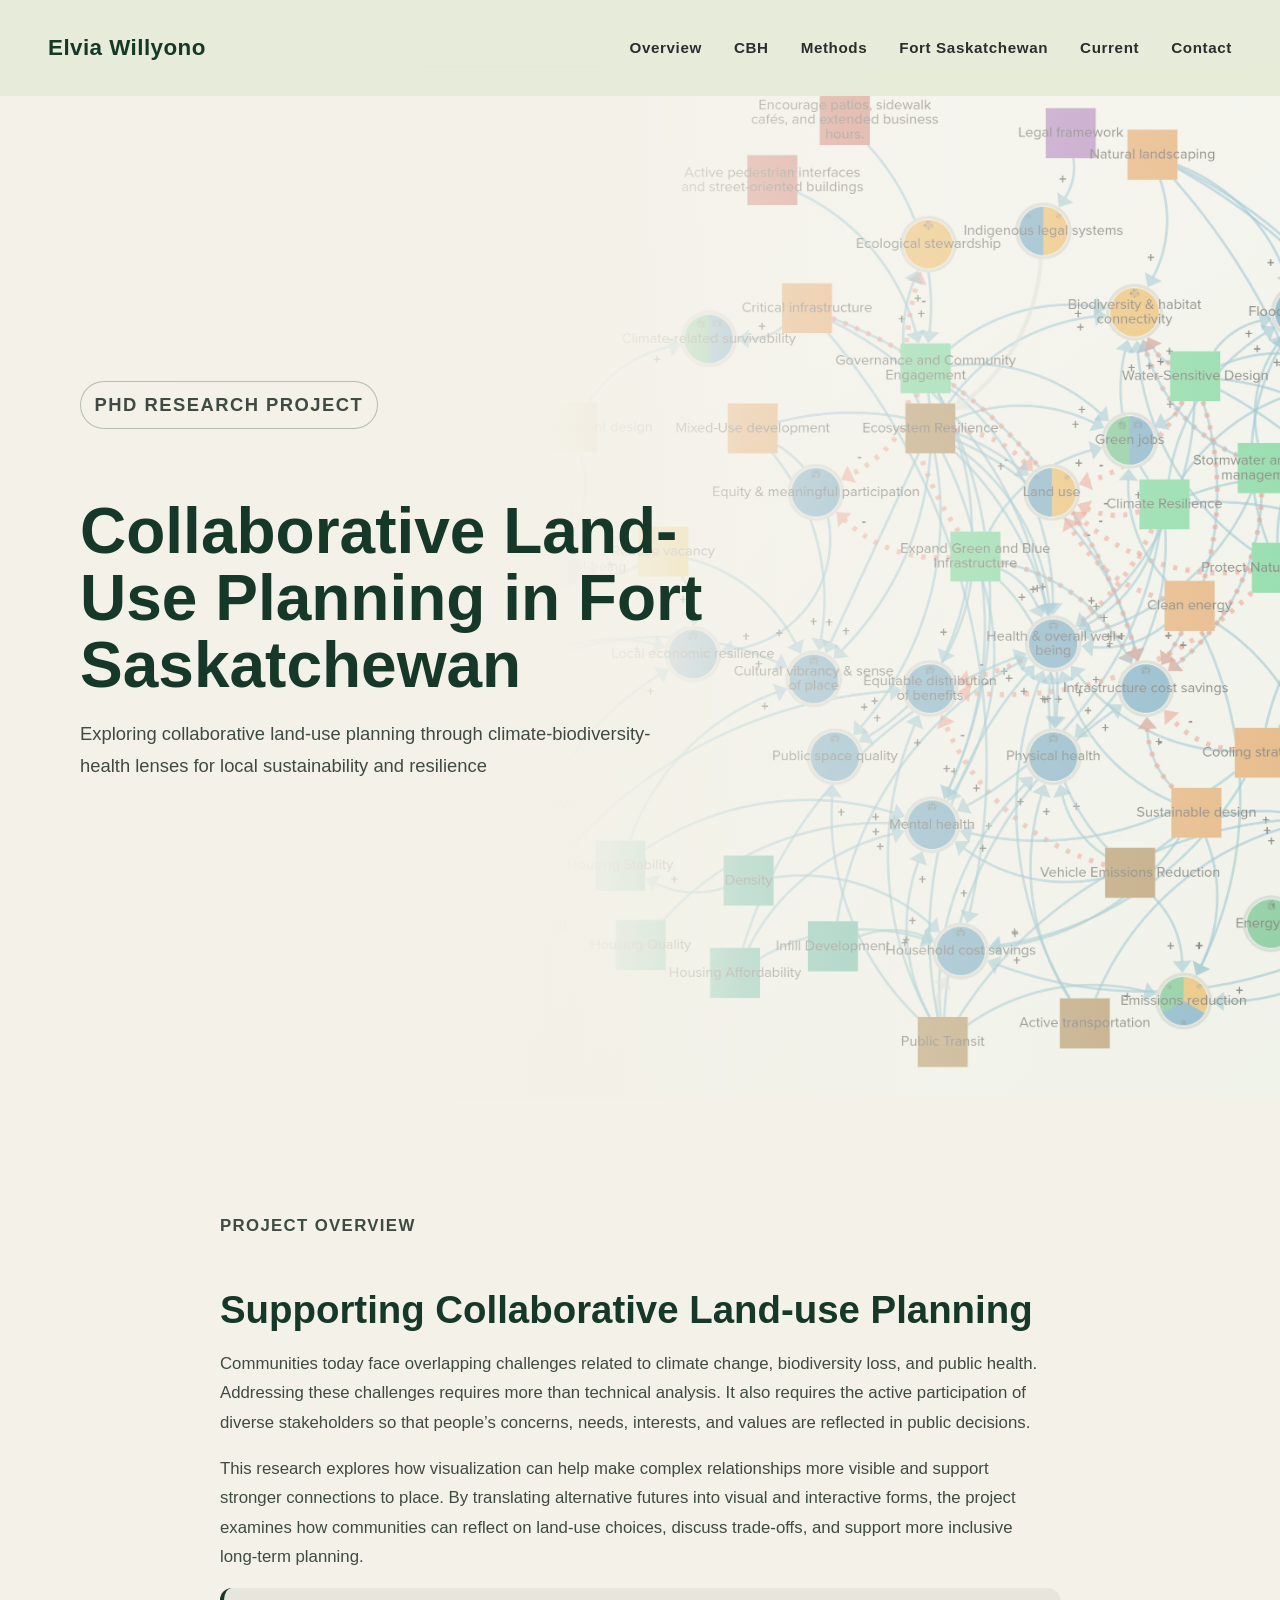
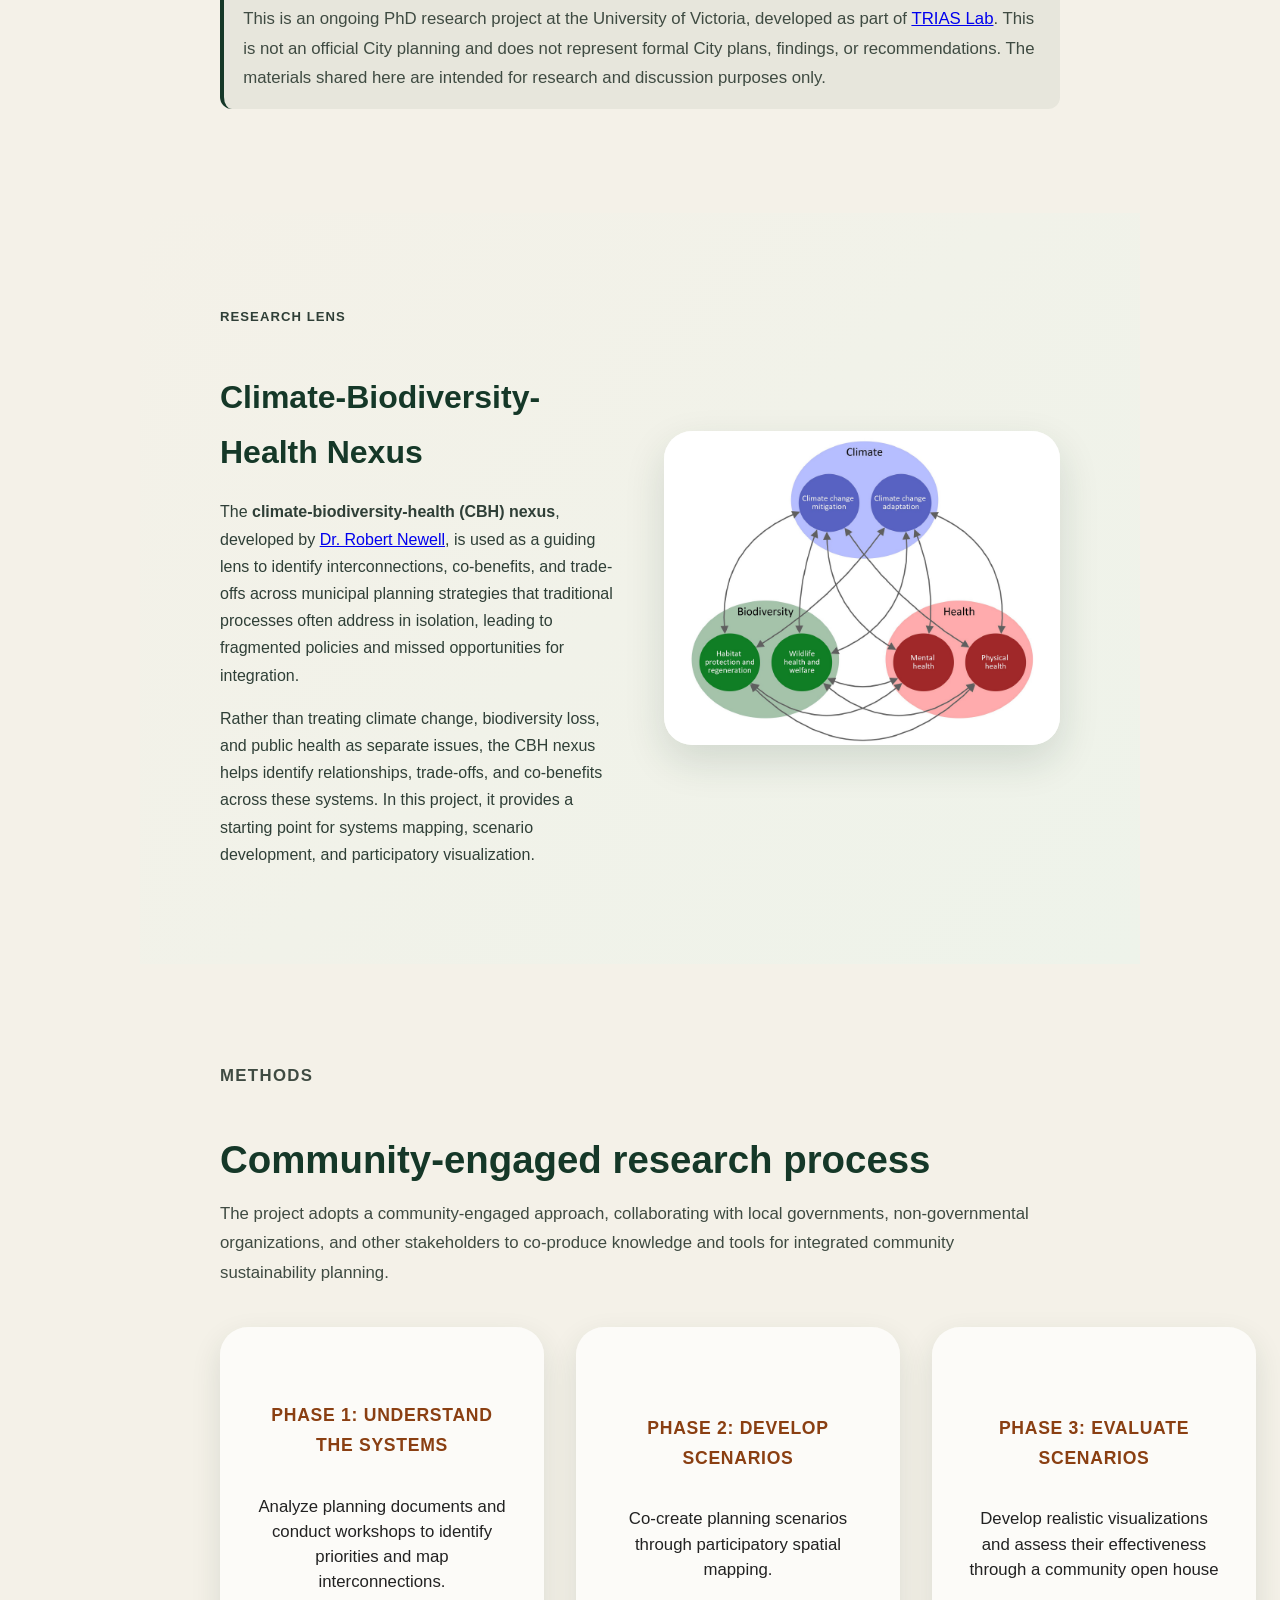
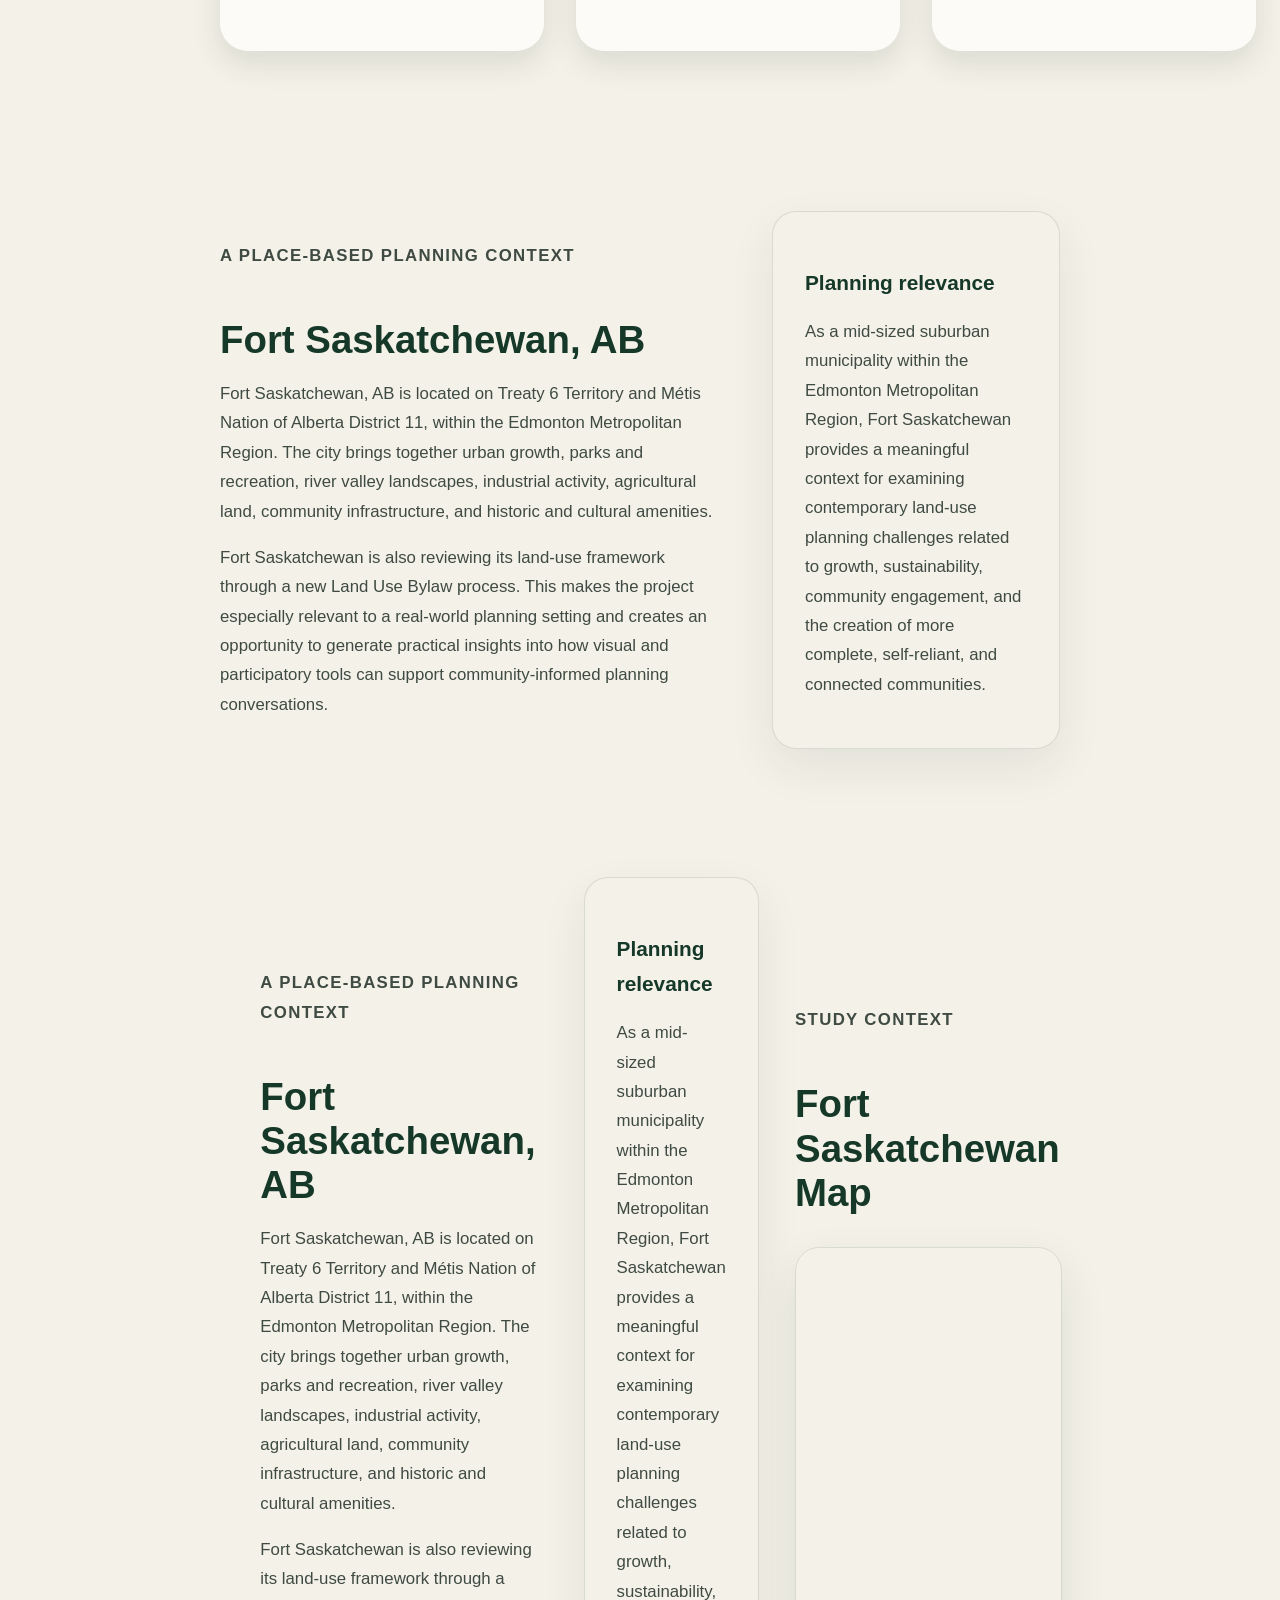
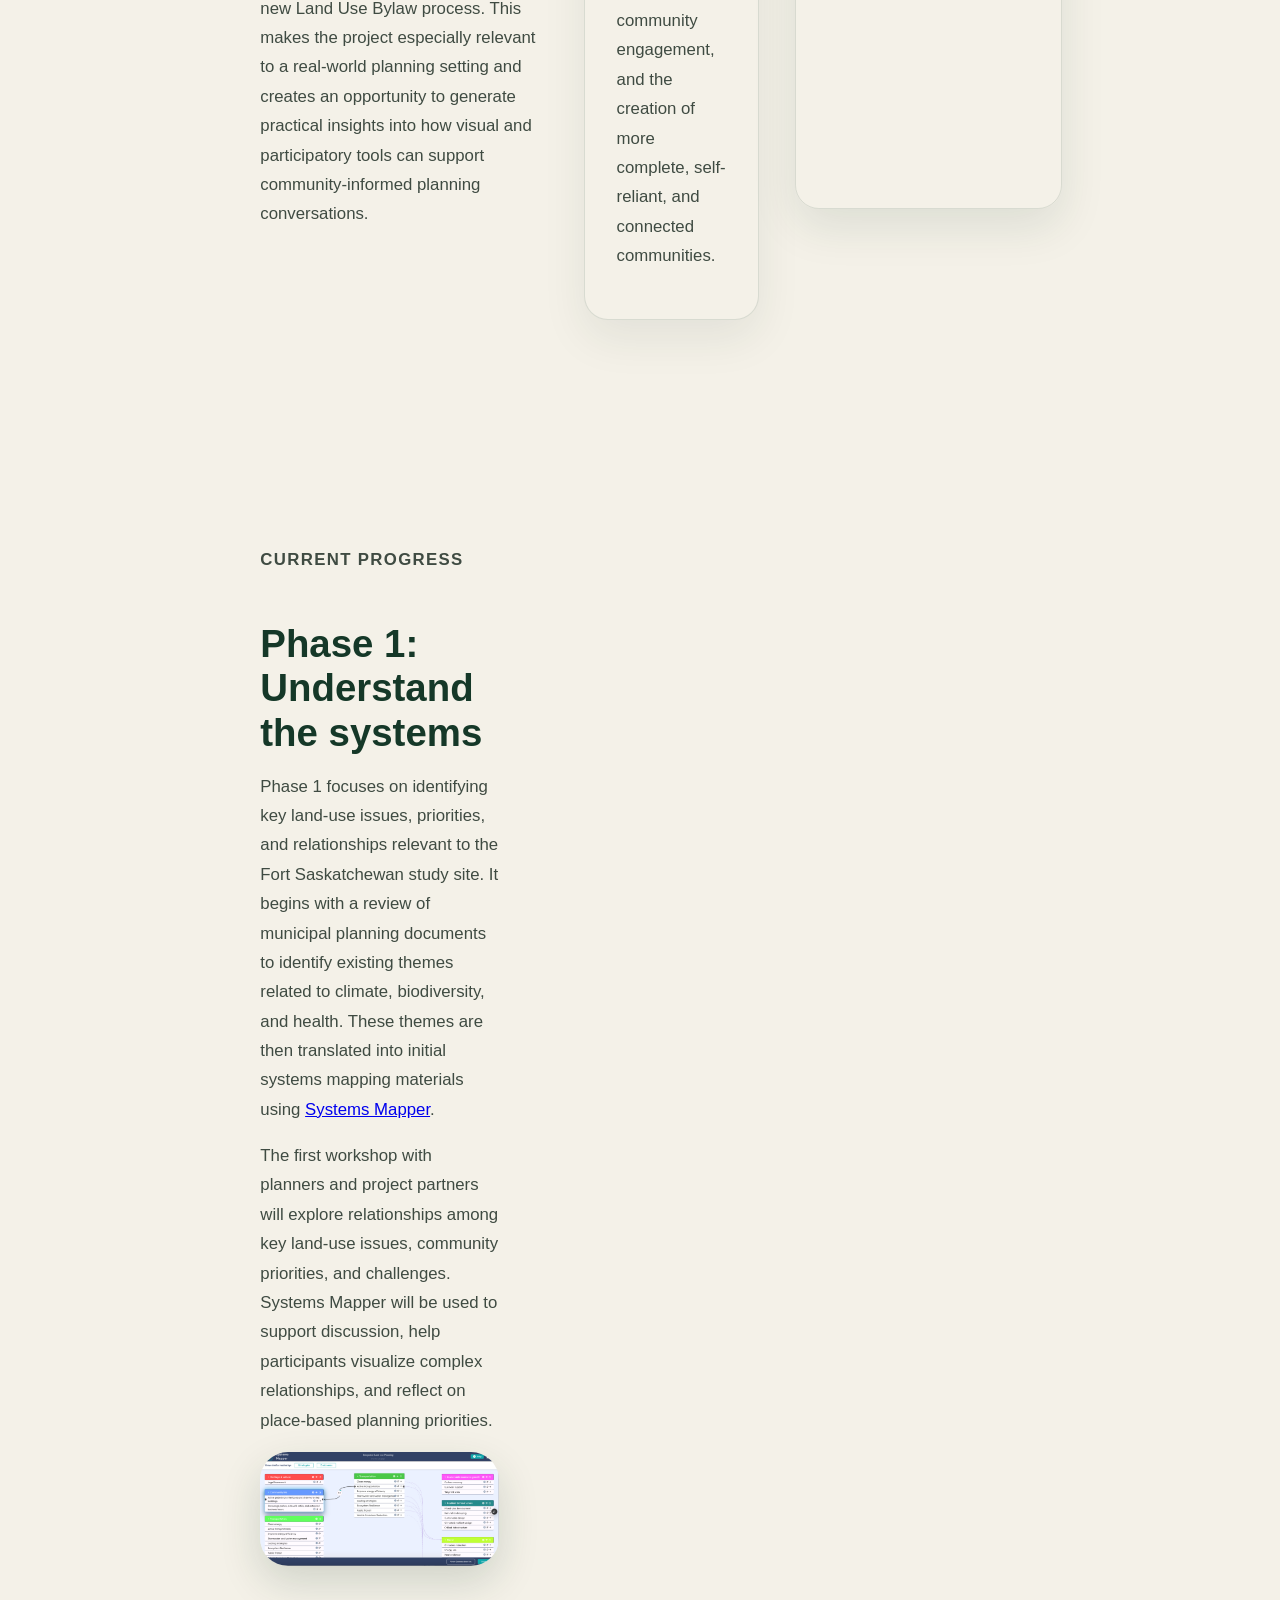
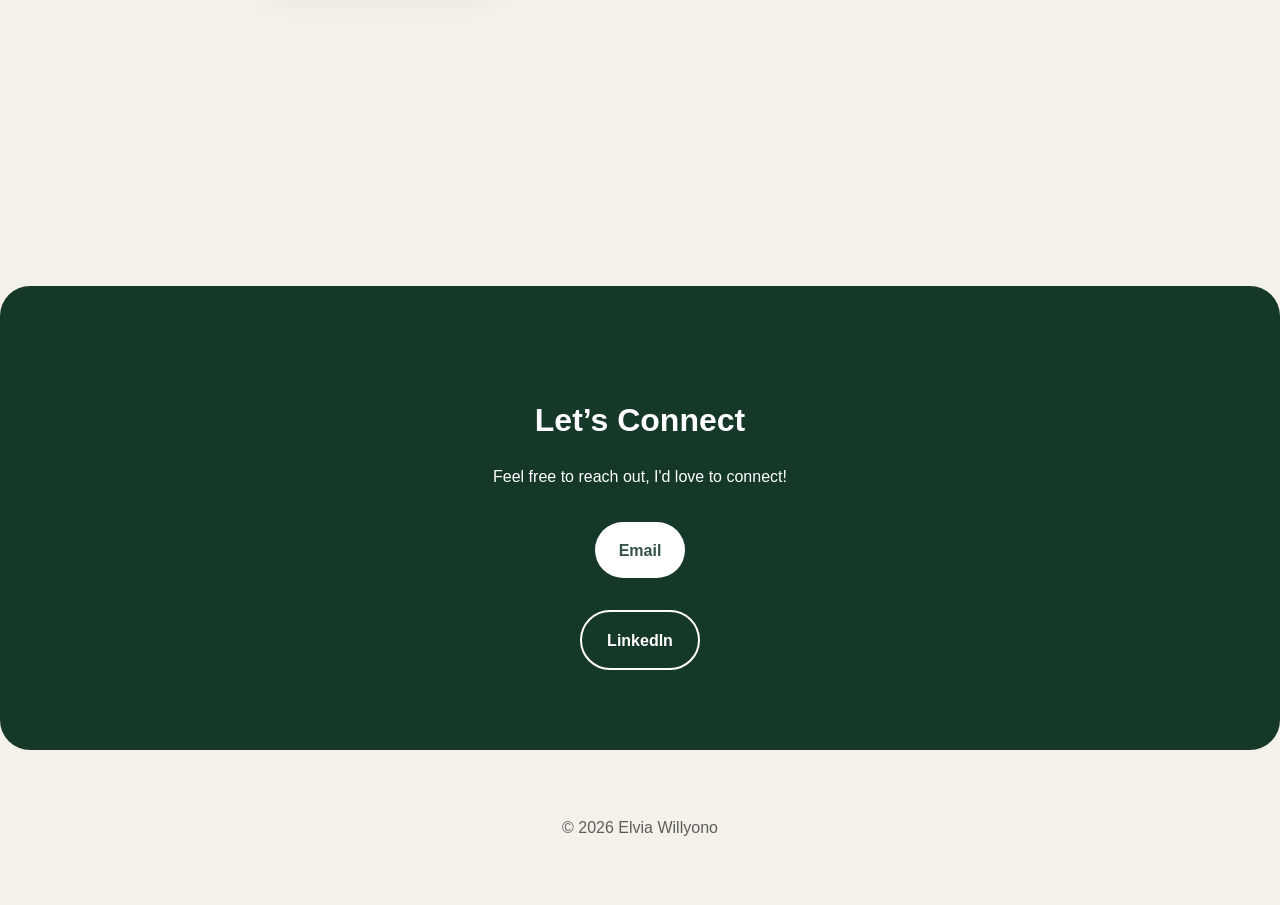
<file: fortsask/index.html>
<!DOCTYPE html>
<html lang="en">
<head>
  <meta charset="UTF-8" />
  <meta name="viewport" content="width=device-width, initial-scale=1.0" />

  <link rel="icon" type="image/png" href="../favicon.png">

  <title>Fort Saskatchewan Project</title>

  <!-- Main shared stylesheet -->
  <link rel="stylesheet" href="../style.css" />

  <!-- Fort Sask project-specific stylesheet -->
  <link rel="stylesheet" href="fortsask.css" />

</head>

<body>

  <!-- NAVIGATION -->
  <header class="site-header">
    <nav class="navbar">
      <div class="nav-logo">
        <a href="../index.html">Elvia Willyono</a>
      </div>

      <ul class="nav-links">
        <a href="#overview">Overview</a>
        <a href="#cbh">CBH</a>
        <a href="#methods">Methods</a>
        <a href="#fortsask">Fort Saskatchewan</a>
        <a href="#current">Current</a>
        <a href="#contact" class="mobile-contact-button">Contact</a>
    </nav>
  </header>

    <main>

  <!-- HERO -->
    <section class="fort-hero">
    
      <div class="fort-hero-content">
        <p class="project-label">PhD research project</p>
    
        <h1>Collaborative Land-Use Planning in Fort Saskatchewan</h1>
    
        <p>
          Exploring collaborative land-use planning through 
          climate-biodiversity-health lenses for local sustainability and resilience
        </p>
      </div>
    
      <div class="fort-hero-image">
        <img src="images/hero.jpg" alt="Systems map for the Fort Saskatchewan project">
      </div>
    </section>

    <!-- PROJECT OVERVIEW -->
    <section id="overview" class="project-section intro-section">
      <p class="section-kicker">Project Overview</p>
      <h2>Supporting Collaborative Land-use Planning </h2>
      <p>
        Communities today face overlapping challenges related to climate change, biodiversity loss,
        and public health. Addressing these challenges requires more than technical analysis. It also
        requires the active participation of diverse stakeholders so that people’s concerns, needs,
        interests, and values are reflected in public decisions.
      </p>
      <p>
      This research explores how visualization can help make complex relationships more visible
      and support stronger connections to place. By translating alternative futures into visual and
      interactive forms, the project examines how communities can reflect on land-use choices,
      discuss trade-offs, and support more inclusive long-term planning.
      </p>
      <p class="project-note">
      This is an ongoing PhD research project at the University of Victoria, developed as part of <a href="https://triaslab.ca/" target="_blank" rel="noopener noreferrer">TRIAS Lab</a>. 
      This is not an official City planning and does not represent formal City plans, findings, or recommendations. 
      The materials shared here are intended for research and discussion purposes only.
      </p>
    </section>

    <!-- CBH -->
    <section id="cbh" class="cbh-section">
      <div class="cbh-text">
        <p class="section-kicker">Research lens</p>
        <h2>Climate-Biodiversity-Health Nexus</h2>
    
        <p>
          The <b>climate-biodiversity-health (CBH) nexus</b>, developed by <a href="https://triaslab.ca/about" target="_blank" rel="noopener noreferrer">Dr. Robert Newell</a>, is used as a guiding lens to identify interconnections, 
          co-benefits, and trade-offs across municipal planning strategies that traditional processes often address in isolation, 
          leading to fragmented policies and missed opportunities for integration. 
        </p>
    
        <p>
          Rather than treating climate change, biodiversity loss, and public health as
          separate issues, the CBH nexus helps identify relationships, trade-offs, and
          co-benefits across these systems. In this project, it provides a starting point
          for systems mapping, scenario development, and participatory visualization.
        </p>
      </div>
    
      <div class="cbh-image">
        <img src="images/cbh.png" alt="Climate-Biodiversity-Health nexus diagram">
      </div>
    </section>
      
        <!-- TEST WORKSHOP 
    <section class="project-section workshop-section">
      <p class="section-kicker">Test Workshop</p>
      <h2>Testing the process before future stakeholder engagement</h2>
      <p>
        The current workshop is designed to test the structure, materials, and clarity of the systems mapping activity. It is not intended to produce final findings or formal recommendations.
      </p>

      <div class="three-card-grid">
        <div class="small-card">
          <h3>Clarity</h3>
          <p>Is the activity easy to understand?</p>
        </div>

        <div class="small-card">
          <h3>Discussion</h3>
          <p>Does the mapping process support conversation?</p>
        </div>

        <div class="small-card">
          <h3>Refinement</h3>
          <p>What needs to be adjusted before future sessions?</p>
        </div>
      </div>
    </section> -->

    <!-- METHODS -->
    <section id="methods" class="project-section methods-section">
      <p class="section-kicker">Methods</p>
      <h2>Community-engaged research process</h2>
    
      <p>
        The project adopts a community-engaged approach, collaborating with local governments,
        non-governmental organizations, and other stakeholders to co-produce knowledge and tools
        for integrated community sustainability planning.
      </p>
    
      <div class="method-grid">
        <div class="method-card">
          <h3>Phase 1: Understand the systems</h3>
          <p>
            Analyze planning documents and conduct workshops to identify priorities and map interconnections.
          </p>
        </div>
    
        <div class="method-card">
          <h3>Phase 2: Develop Scenarios</h3>
          <p>
            Co-create planning scenarios through participatory spatial mapping.
          </p>
        </div>
    
        <div class="method-card">
          <h3>Phase 3: Evaluate scenarios</h3>
          <p>
            Develop realistic visualizations and assess their effectiveness through a community open house
          </p>
        </div>
      </div>
    </section>

    <!-- FORT SASKATCHEWAN -->
    <section id="fortsask" class="project-section two-column">
      <div>
        <p class="section-kicker">A place-based planning context</p>
        <h2>Fort Saskatchewan, AB</h2>
        <p>
          Fort Saskatchewan, AB is located on Treaty 6 Territory and Métis Nation of Alberta District 11, within the Edmonton Metropolitan 
          Region. The city brings together urban growth, parks and recreation, river valley landscapes, industrial activity, 
          agricultural land, community infrastructure, and historic and cultural amenities.
        </p>

        <p>
          Fort Saskatchewan is also reviewing its land-use framework through a new Land Use Bylaw process. 
          This makes the project especially relevant to a real-world planning setting and creates an opportunity 
          to generate practical insights into how visual and participatory tools can support community-informed planning conversations.
        </p>
      </div>

      <div class="note-card">
        <h3>Planning relevance</h3>
        <p>
          As a mid-sized suburban municipality within the Edmonton Metropolitan Region, Fort Saskatchewan provides a meaningful 
          context for examining contemporary land-use planning challenges related to growth, sustainability, community engagement, 
          and the creation of more complete, self-reliant, and connected communities.
        </p>
      </div>
      
<!-- FORT SASKATCHEWAN -->
      <section id="fortsask" class="project-section two-column">
        <div>
          <p class="section-kicker">A place-based planning context</p>
          <h2>Fort Saskatchewan, AB</h2>
      
          <p>
            Fort Saskatchewan, AB is located on Treaty 6 Territory and Métis Nation of Alberta District 11, within the Edmonton Metropolitan 
            Region. The city brings together urban growth, parks and recreation, river valley landscapes, industrial activity, 
            agricultural land, community infrastructure, and historic and cultural amenities.
          </p>
      
          <p>
            Fort Saskatchewan is also reviewing its land-use framework through a new Land Use Bylaw process. 
            This makes the project especially relevant to a real-world planning setting and creates an opportunity 
            to generate practical insights into how visual and participatory tools can support community-informed planning conversations.
          </p>
        </div>
      
        <div class="note-card">
          <h3>Planning relevance</h3>
          <p>
            As a mid-sized suburban municipality within the Edmonton Metropolitan Region, Fort Saskatchewan provides a meaningful 
            context for examining contemporary land-use planning challenges related to growth, sustainability, community engagement, 
            and the creation of more complete, self-reliant, and connected communities.
          </p>
        </div>
      </section>
      
      <!-- MAP -->
      <section class="project-section map-section">
        <p class="section-kicker">Study Context</p>
        <h2>Fort Saskatchewan Map</h2>      
        <div class="map-card">
          <iframe
            src="https://citygisweb.fortsask.ca/portal/apps/webappviewer/index.html?id=150726eda24f47d3978abb63e3715d78"
            width="100%"
            height="560"
            style="border:0;"
            allowfullscreen=""
            loading="lazy"
            referrerpolicy="no-referrer-when-downgrade">
          </iframe>
        </div>
    </section>

    <!-- PROCESS 
    <section class="project-section">
      <p class="section-kicker">Research Process</p>
      <h2>Current project flow</h2>

      <div class="process-steps">
        <div>Review planning documents</div>
        <div>Identify key themes</div>
        <div>Develop initial systems map</div>
        <div>Test workshop structure</div>
        <div>Refine materials</div>
      </div>
    </section>

    <!-- CLOSING NOTE 
    <section class="project-section closing-note">
      <p>
        This page will be updated as the project develops.
      </p>
    </section> -->

    <!-- CURRENT PROGRESS -->
    <section is="current" class="project-section progress-section">
      <div class="two-column">
        <div class="progress-text">
          <p class="section-kicker">Current progress</p>
      <h2>Phase 1: Understand the systems</h2>
    
      <p>
      Phase 1 focuses on identifying key land-use issues, priorities, and relationships
      relevant to the Fort Saskatchewan study site. It begins with a review of municipal
      planning documents to identify existing themes related to climate, biodiversity, and
      health. These themes are then translated into initial systems mapping materials using
      <a href="https://www.systemsmapper.ca/" target="_blank" rel="noopener noreferrer">Systems Mapper</a>. 
      </p>

      <p>
        The first workshop with planners and project partners will explore relationships among
        key land-use issues, community priorities, and challenges.
        Systems Mapper will be used to support discussion, help participants visualize complex
        relationships, and reflect on place-based planning priorities.
      </p>

      <div class="progress-image">
          <img src="images/systemmapper.png" alt="Screenshot of a systems mapping tool used to explore relationships among planning themes">
        </div>
      </div>
    </section>
          
  </main>

 <!-- ---------- CONTACT ---------- --> 
  
<section id="contact" class="contact-section">  
  <h2>Let’s Connect</h2>

  <p>
    Feel free to reach out, I'd love to connect!
  </p>

  <div class="email-container">

  <div class="email-box"
       id="email-box"
       onmouseenter="showEmail()"
       onmouseleave="hideEmail()"
       onclick="copyEmail(event)">

    <span id="email-text">Email</span>

    <button class="copy-button"
            id="copy-btn">
      Copy
    </button>

  </div>

</div>

  <div class="contact-buttons">

    <a class="contact-button secondary"
       href="https://linkedin.com/in/elviaw"
       target="_blank">

       LinkedIn

    </a>

  </div>

</section>

  <!-- FOOTER -->
  
  <footer>
    
    <p>© 2026 Elvia Willyono</p>
    
  </footer>
  
<script>
const myEmail = "elviaw@uvic.ca";

function isMobile() {
  return window.innerWidth <= 768;
}

function showEmail() {
  if (isMobile()) return;

  const box = document.getElementById("email-box");
  box.classList.add("expanded");

  document.getElementById("email-text").innerText = myEmail;
}

function hideEmail() {
  if (isMobile()) return;

  const box = document.getElementById("email-box");
  box.classList.remove("expanded");

  document.getElementById("email-text").innerText = "Email";
  document.getElementById("copy-btn").innerText = "Copy";
}

function copyEmail(event) {
  event.stopPropagation();

  navigator.clipboard.writeText(myEmail);

  const box = document.getElementById("email-box");
  box.classList.add("expanded");

  document.getElementById("email-text").innerText =
    myEmail;

  document.getElementById("copy-btn").style.display =
  "inline-block";

  document.getElementById("copy-btn").innerText =
  "Copied!";

  setTimeout(() => {
    document.getElementById("copy-btn").innerText = "Copy";

    if (isMobile()) {
      box.classList.remove("expanded");
      document.getElementById("email-text").innerText = "Email";
    }
  }, 1500);
}
</script>

<script>
  function toggleExperience() {
    const timeline = document.getElementById("experienceTimeline");
    const button = document.getElementById("experienceButton");

    timeline.classList.toggle("expanded");

    if (timeline.classList.contains("expanded")) {
      button.textContent = "Show less";
    } else {
      button.textContent = "Show more";
    }
  }

const sections = document.querySelectorAll("section[id]");
  const navLinks = document.querySelectorAll(".nav-links a");

  window.addEventListener("scroll", () => {
    let current = "";

    sections.forEach((section) => {
      const sectionTop = section.offsetTop - 120;
      const sectionHeight = section.offsetHeight;

      if (window.scrollY >= sectionTop && window.scrollY < sectionTop + sectionHeight) {
        current = section.getAttribute("id");
      }
    });

    navLinks.forEach((link) => {
      link.classList.remove("active");

      if (link.getAttribute("href") === "#" + current) {
        link.classList.add("active");
      }
    });
  });
</script>

</body>
</html>
</file>
<file: style.css>
/* =========================================================
   1. GLOBAL / ALL PAGES
========================================================= */

html {
  scroll-behavior: smooth;
}

body {
  margin: 0;
  font-family: 'Montserrat', sans-serif;
  background-color: #f4f1e8;
  color: #2d2d2d;
  line-height: 1.7;
}

main {
  max-width: 1000px;
  margin: auto;
  padding: 4rem 2rem;
}

section {
  padding: 5rem 0;
}

h2 {
  color: #35524a;
  font-size: 2rem;
  margin-bottom: 1rem;
}


/* =========================================================
   2. NAVIGATION / ALL PAGES - Fixed top navigation bar.
========================================================= */

nav {
  position: fixed;
  top: 0;
  width: 100%;
  display: flex;
  justify-content: space-between;
  align-items: center;
  padding: 1.2rem 3rem;
  background: rgba(229, 235, 215, 0.92);
  backdrop-filter: blur(12px);
  z-index: 1000;
  box-sizing: border-box;
}

.nav-logo a {
  text-decoration: none;
  color: #153828;
  font-size: 1.4rem;
  font-weight: 700;
  letter-spacing: 0.02em;
}

.nav-links {
  display: flex;
  gap: 2rem;
}

.nav-links a {
  text-decoration: none;
  color: #2d2d2d;
  font-weight: 600;
  font-size: 0.95rem;
  letter-spacing: 0.04em;
  transition: 0.2s;
}

.nav-links a:hover {
  opacity: 0.65;
}

.nav-links a {
  position: relative;
  text-decoration: none;
  color: #2d2d2d;
  font-weight: 600;
  font-size: 0.95rem;
  letter-spacing: 0.04em;
  transition: 0.2s;
}

.nav-links a::after {
  content: "";
  position: absolute;
  left: 0;
  bottom: -0.35rem;
  width: 0;
  height: 2px;
  background-color: #153828;
  border-radius: 999px;
  transition: width 0.2s ease;
}

.nav-links a:hover::after,
.nav-links a.active::after {
  width: 100%;
}

/* =========================================================
   3. HOME PAGE HERO - Main landing-page hero section.
========================================================= */

.hero {
  height: 100vh;
  background-image:
    linear-gradient(
      rgba(0, 0, 0, 0.28),
      rgba(0, 0, 0, 0.28)
    ),
    url("images/hero.png");
  background-size: cover;
  background-position: center;
  background-repeat: no-repeat;
  display: flex;
  align-items: center;
  justify-content: center;
  text-align: center;
  padding: 2rem;
  color: white;
}

.hero-overlay {
  max-width: 900px;
  transform: translateY(-70px);
}

.hero h1 {
  font-size: 5rem;
  margin-bottom: 1rem;
  font-weight: 700;
  text-shadow: 0 4px 18px rgba(0, 0, 0, 0.25);
}

.hero p {
  font-size: 1.4rem;
  font-weight: 400;
  text-shadow: 0 2px 10px rgba(0, 0, 0, 0.20);
}


/* =========================================================
   4. HOME PAGE: ABOUT SECTION
========================================================= */

.about-section {
  display: flex;
  gap: 3rem;
  align-items: center;
  flex-wrap: wrap;
}

.about-image img {
  width: 240px;
  height: 240px;
  object-fit: cover;
  border-radius: 50%;
  box-shadow: 0 10px 25px rgba(0, 0, 0, 0.15);
}

.about-text {
  flex: 1;
  min-width: 300px;
}


/* =========================================================
   5. EDUCATION CARDS
========================================================= */

.education-card {
  display: grid;
  grid-template-columns: 320px 1fr;
  gap: 3rem;
  align-items: center;
  margin-top: 3rem;
  padding-bottom: 4rem;
}

.education-image {
  background: white;
  border-radius: 24px;
  padding: 2rem;
  box-shadow: 0 12px 30px rgba(0, 0, 0, 0.08);
}

.education-image img {
  width: 100%;
  height: 180px;
  object-fit: contain;
  display: block;
}

.education-content h3 {
  font-size: 2rem;
  margin-bottom: 0.5rem;
  color: #4e6a5e;
}

.education-meta {
  color: #777;
  font-size: 0.95rem;
  margin-bottom: 1.5rem;
}

.education-content p {
  margin-bottom: 1.2rem;
}

.education-link {
  color: #4e6a5e;
  font-weight: 700;
  text-decoration: none;
}

.education-link:hover {
  opacity: 0.7;
}

/* =========================================================
   EXPERIENCE SECTION
========================================================= */

.experience-section {
  padding: 5rem 0;
}

.experience-section h2 {
  margin-bottom: 3rem;
}

.experience-timeline-wrapper {
  position: relative;
  max-height: 820px;
  overflow: hidden;
  transition: max-height 0.4s ease;
}

.experience-timeline-wrapper::after {
  content: "";
  position: absolute;
  left: 0;
  right: 0;
  bottom: 0;
  height: 120px;
  background: linear-gradient(
    rgba(244, 241, 232, 0),
    #f4f1e8
  );
  pointer-events: none;
  transition: opacity 0.3s ease;
}

.experience-timeline-wrapper.expanded {
  max-height: 3000px;
}

.experience-timeline-wrapper.expanded::after {
  opacity: 0;
}

.experience-timeline {
  position: relative;
}

.experience-timeline::before {
  content: "";
  position: absolute;
  top: 0;
  bottom: 0;
  left: calc(150px + 1rem + 35px);
  width: 3px;
  background-color: #c8a96b;
  border-radius: 999px;
  transform: translateX(-50%);
  z-index: 0;
}

.experience-item {
  display: grid;
  grid-template-columns: 150px 70px 1fr;
  gap: 1rem;
  margin-bottom: 2rem;
  align-items: start;
}

.experience-date {
  color: #777;
  font-size: 0.9rem;
  line-height: 1.5;
  padding-top: 1.95rem;
  text-align: right;
}

.experience-marker {
  position: relative;
  width: 34px;
  height: 34px;
  background-color: #153828;
  border-radius: 50%;
  justify-self: center;
  margin-top: 1.5rem;
  z-index: 2;
}

.experience-marker::before {
  content: "";
  position: absolute;
  top: 50%;
  left: 50%;
  width: 9px;
  height: 9px;
  border-top: 3px solid #f4f1e8;
  border-right: 3px solid #f4f1e8;
  transform: translate(-60%, -50%) rotate(45deg);
}

.experience-marker img {
  width: 100%;
  height: 100%;
  display: block;
  object-fit: contain;
}

.experience-card {
  background: white;
  border: 1px solid rgba(45, 45, 45, 0.12);
  border-radius: 18px;
  padding: 1.4rem 1.6rem;
  box-shadow: 0 8px 22px rgba(0, 0, 0, 0.06);
}

.experience-card h3 {
  margin-top: 0;
  margin-bottom: 0.4rem;
  color: #153828;
  font-size: 1.35rem;
}

.experience-meta {
  color: #777;
  font-size: 0.95rem;
  margin-bottom: 1rem;
}

.experience-card p {
  margin-bottom: 0;
  color: #444;
  line-height: 1.6;
}

.show-more-button {
  display: block;
  margin: 2rem auto 0;
  padding: 0.8rem 1.5rem;
  border: none;
  border-radius: 999px;
  background-color: #153828;
  color: white;
  font-weight: 600;
  cursor: pointer;
  transition: 0.2s ease;
}

.show-more-button:hover {
  transform: translateY(-2px);
  opacity: 0.9;
}


/* =========================================================
   6. HOME PAGE: PUBLICATIONS
========================================================= */

.publication-item {
  padding: 1.8rem 0;
  border-bottom: 1px solid rgba(45, 45, 45, 0.18);
}

.pub-title {
  font-weight: 700;
  font-size: 1.1rem;
  color: #2d2d2d;
  margin-bottom: 0.4rem;
}

.pub-authors {
  margin-bottom: 0.3rem;
}

.pub-details {
  color: #666;
  font-size: 0.95rem;
}

.publication-item a {
  color: #4e6a5e;
  font-weight: 600;
  text-decoration: none;
}

.publication-item a:hover {
  text-decoration: underline;
}

/* =========================================================
   7. PROJECTS SECTION
========================================================= */

.projects-section {
  padding: 5rem 0;
}

.section-intro {
  max-width: 760px;
  margin-bottom: 3rem;
  color: #555;
  line-height: 1.7;
}

/* Larger project cards */

.featured-project-grid {
  display: grid;
  grid-template-columns: repeat(3, 1fr);
  gap: 1.5rem;
  margin-bottom: 2rem;
}

.gallery-card.featured {
  min-height: 540px;
}

.gallery-card.featured img {
  height: 260px;
}

.gallery-card.featured h3 {
  font-size: 1.25rem;
  color: #153828;
}

.project-card-link {
  margin-top: 1rem;
  color: #4e6a5e !important;
  font-weight: 700;
}

/* Tags */

.project-tags {
  display: flex;
  flex-wrap: wrap;
  gap: 0.45rem;
  margin-top: 1rem;
}

.project-tags span {
  font-size: 0.75rem;
  background: #e5ebd7;
  color: #153828;
  padding: 0.35rem 0.65rem;
  border-radius: 999px;
  font-weight: 600;
}

/* Smaller horizontal project cards */

.small-project-grid {
  display: grid;
  grid-template-columns: repeat(2, 1fr);
  gap: 1.2rem;
  margin-top: 2rem;
}

.small-project-card {
  display: grid;
  grid-template-columns: 130px 1fr;
  gap: 1rem;
  align-items: center;
  background: #fff;
  border: 1px solid rgba(45, 45, 45, 0.12);
  border-radius: 18px;
  padding: 1rem;
  text-decoration: none;
  color: inherit;
  transition: transform 0.2s ease, box-shadow 0.2s ease;
}

.small-project-card:hover {
  transform: translateY(-3px);
  box-shadow: 0 10px 24px rgba(0, 0, 0, 0.08);
}

.small-project-card img {
  width: 130px;
  height: 110px;
  object-fit: cover;
  border-radius: 14px;
  display: block;
}

.small-project-content h3 {
  margin-top: 0;
  margin-bottom: 0.45rem;
  color: #153828;
  font-size: 1rem;
}

.small-project-content p {
  margin: 0 0 0.7rem;
  color: #555;
  line-height: 1.5;
  font-size: 0.92rem;
}

.small-project-link {
  color: #4e6a5e;
  font-weight: 700;
  font-size: 0.9rem;
}

/* =========================================================
   8. CUMBERLAND PAGE: HERO Cumberland-specific top section.
========================================================= */

.cumberland-hero {
  height: 100vh;
  display: flex;
  align-items: center;
  justify-content: flex-start;
  background-image:
    linear-gradient(
      to right,
      rgba(248, 248, 244, 0.97) 0%,
      rgba(248, 248, 244, 0.94) 34%,
      rgba(248, 248, 244, 0.68) 52%,
      rgba(248, 248, 244, 0.12) 72%,
      rgba(248, 248, 244, 0.00) 100%
    ),
    url("../images/cumberland-hero.png");
  background-size: cover;
  background-position: center;
  padding-left: 5rem;
}

.cumberland-hero .hero-overlay {
  max-width: 560px;
  text-align: left;
}

.cumberland-hero h1 {
  font-size: 6rem;
  line-height: 0.95;
  color: #153828;
  margin-bottom: 2rem;
  text-shadow: none;
}

.cumberland-hero p {
  font-size: 1.3rem;
  line-height: 1.8;
  color: #2d2d2d;
  max-width: 540px;
  text-shadow: none;
}

.cumberland-hero-line {
  width: 85px;
  height: 3px;
  background-color: #c8a96b;
  margin-bottom: 2rem;
  border-radius: 999px;
}


/* =========================================================
   9. CUMBERLAND PAGE: APPROACH / MODEL COMPARISON
========================================================= */

.model-comparison {
  margin-top: 0.5rem !important;
  margin-bottom: 1rem !important;
  padding-top: 0 !important;
  padding-bottom: 0 !important;
}

.model-comparison h3 {
  margin-top: 0 !important;
  margin-bottom: 1rem;
}

.comparison-grid {
  display: grid;
  grid-template-columns: 1fr 1fr;
  gap: 1.5rem;
  margin-bottom: 0.8rem;
}

.comparison-grid figure {
  margin: 0;
}

.comparison-grid img {
  width: 100%;
  height: auto;
  border-radius: 12px;
  border: 1px solid #ddd;
  display: block;
}

.comparison-grid figcaption {
  margin-top: 0.5rem;
  margin-bottom: 0;
  font-size: 0.9rem;
  color: #666;
  text-align: center;
}

.model-caption {
  margin-top: 0.8rem;
  margin-bottom: 0;
  line-height: 1.7;
  color: #444;
}


/* =========================================================
   10. CUMBERLAND PAGE: LOCATION / MAP SECTION
========================================================= */

.location-section {
  display: grid;
  grid-template-columns: 1fr 1fr;
  gap: 3rem;
  align-items: center;
}

.location-text h2 {
  margin-top: 0;
}

.map-box iframe {
  width: 100%;
  height: 360px;
  border: 0;
  border-radius: 24px;
  box-shadow: 0 10px 25px rgba(0, 0, 0, 0.12);
}


/* =========================================================
   11. CUMBERLAND PAGE: GALLERY
========================================================= */

#gallery {
  margin: 4rem 0;
}

.gallery-grid {
  display: grid;
  grid-template-columns: repeat(3, 1fr);
  gap: 1.5rem;
}

.gallery-card {
  display: flex;
  flex-direction: column;
  background: #fff;
  border: 1px solid #ddd;
  border-radius: 16px;
  overflow: hidden;
  text-decoration: none;
  color: inherit;
  min-height: 420px;
  transition: transform 0.2s ease, box-shadow 0.2s ease;
}

.gallery-card:hover {
  transform: translateY(-4px);
  box-shadow: 0 10px 24px rgba(0, 0, 0, 0.12);
}

.gallery-card img {
  width: 100%;
  height: 280px;
  object-fit: cover;
  object-position: top center !important;
  background-color: #f4f1e8;
  display: block;
}

.gallery-card-text {
  padding: 1rem;
  flex: 1;
}

.gallery-card-text h3 {
  margin-top: 0;
  margin-bottom: 0.5rem;
  font-size: 1.05rem;
}

.gallery-card-text p {
  margin: 0;
  line-height: 1.5;
  font-size: 0.95rem;
  color: #555;
}


/* =========================================================
   12. CUMBERLAND PAGE: RELATED WORK
========================================================= */

#related-work {
  margin: 4rem 0;
}

#related-work > p {
  max-width: 900px;
  line-height: 1.7;
  margin-bottom: 1.5rem;
}

.related-work-grid {
  display: grid;
  grid-template-columns: repeat(2, 1fr);
  gap: 1.2rem;
}

.related-card {
  display: block;
  padding: 1.2rem;
  border: 1px solid #ddd;
  border-radius: 14px;
  background: #fff;
  text-decoration: none;
  color: inherit;
  transition: transform 0.2s ease, box-shadow 0.2s ease;
}

.related-card:hover {
  transform: translateY(-3px);
  box-shadow: 0 8px 22px rgba(0, 0, 0, 0.1);
}

.related-card h3 {
  margin-top: 0;
  margin-bottom: 0.6rem;
  font-size: 1.05rem;
}

.related-card p {
  margin-bottom: 0.8rem;
  line-height: 1.6;
  color: #555;
}

.related-card span {
  font-size: 0.9rem;
  font-weight: 600;
  color: #153828;
}


/* =========================================================
   13. CONTACT SECTION - all pages
========================================================= */

.contact-section {
  background-color: #153828;
  color: white;
  padding: 5rem 2rem;
  text-align: center;
  border-radius: 30px;
  margin-top: 6rem;
}

.contact-section h2 {
  color: white;
  margin-bottom: 1rem;
}

.contact-buttons {
  display: flex;
  justify-content: center;
  gap: 1rem;
  flex-wrap: wrap;
  margin-top: 2rem;
}

.contact-button {
  display: inline-block;
  padding: 0.9rem 1.6rem;
  background-color: white;
  color: #35524a;
  text-decoration: none;
  border-radius: 999px;
  font-weight: 600;
  transition: 0.2s;
}

.contact-button:hover {
  transform: translateY(-2px);
  opacity: 0.9;
}

.contact-button.secondary {
  background-color: transparent;
  border: 2px solid white;
  color: white;
}

.email-row {
  display: flex;
  justify-content: center;
  align-items: center;
  gap: 1rem;
  margin-top: 2rem;
  flex-wrap: wrap;
}

.email-text {
  font-weight: 500;
}


/* =========================================================
   14. EMAIL INTERACTION
========================================================= */

.email-container {
  display: flex;
  justify-content: center;
  margin-top: 2rem;
}

.email-box {
  display: inline-flex;
  align-items: center;
  justify-content: center;
  gap: 1rem;
  background-color: white;
  color: #35524a;
  padding: 0.9rem 1.5rem;
  border-radius: 999px;
  font-weight: 600;
  cursor: pointer;
  transition: all 0.25s ease;
}

.copy-button {
  display: none;
  border: none;
  background-color: #35524a;
  color: white;
  padding: 0.45rem 0.9rem;
  border-radius: 999px;
  cursor: pointer;
  font-weight: 600;
  transition: 0.2s;
}

.copy-button:hover {
  opacity: 0.85;
}

.email-box.expanded .copy-button {
  display: inline-block;
}


/* =========================================================
   15. FOOTER / ALL PAGES
========================================================= */

footer {
  text-align: center;
  padding: 3rem;
  color: #5d5d5d;
}


/* =========================================================
   16. RESPONSIVE: TABLET These styles only apply on screens 900px wide or smaller.
========================================================= */

@media (max-width: 900px) {
  .gallery-grid {
    grid-template-columns: repeat(2, 1fr);
  }

   .featured-project-grid {
    grid-template-columns: 1fr;
  }

  .small-project-grid {
    grid-template-columns: 1fr;
  }

  .gallery-card.featured {
    min-height: auto;
  }

  .gallery-card.featured img {
    height: 220px;
  }
}

@media (max-width: 600px) {
  .small-project-card {
    grid-template-columns: 1fr;
  }

  .small-project-card img {
    width: 100%;
    height: 180px;
  }
}


/* =========================================================
   17. RESPONSIVE: MOBILE / TABLET These styles only apply on screens 768px wide or smaller.
========================================================= */

@media (max-width: 768px) {
    nav {
    flex-direction: row;
    justify-content: space-between;
    align-items: center;
    padding: 0.9rem 1.1rem;
  }

  .nav-logo a {
    font-size: 1.1rem;
  }

  .nav-links {
    display: flex;
    justify-content: flex-end;
    align-items: center;
    gap: 0;
  }

  .nav-links a {
    display: none;
  }

  .nav-links a.mobile-contact-button {
    display: inline-block;
    background-color: #153828;
    color: white;
    padding: 0.55rem 1rem;
    border-radius: 999px;
    font-size: 0.85rem;
    font-weight: 600;
    letter-spacing: 0.02em;
  }

  .nav-links a.mobile-contact-button:hover {
    opacity: 0.85;
  }

  .hero {
    padding: 1rem;
    height: 85vh;
  }

  .hero h1 {
    font-size: 2.8rem;
    line-height: 1.1;
  }

  .hero p {
    font-size: 1rem;
  }

  main {
    padding: 2rem 1.2rem;
  }

  section {
    padding: 3rem 0;
  }

  h2 {
    font-size: 1.6rem;
  }

  .about-section {
    flex-direction: column;
    text-align: center;
  }

  .about-image img {
    width: 180px;
    height: 180px;
  }

  .education-card {
    grid-template-columns: 1fr;
  }

  .education-pimage img {
    height: 220px;
  }

  .comparison-grid {
    grid-template-columns: 1fr;
  }

  .location-section {
    grid-template-columns: 1fr;
  }

  .map-box iframe {
    height: 300px;
  }

  .cumberland-hero {
    padding-left: 2rem;
    padding-right: 2rem;
    justify-content: center;
    align-items: center;
    background-image:
      linear-gradient(
        rgba(248, 248, 244, 0.90),
        rgba(248, 248, 244, 0.90)
      ),
      url("../images/cumberland-hero.png");
  }

  .cumberland-hero .hero-overlay {
    max-width: 100%;
    text-align: left;
    margin-left: 0;
  }

  .cumberland-hero h1 {
    font-size: 3.2rem;
  }

  .cumberland-hero p {
    font-size: 1rem;
  }

  .cumberland-hero-line {
    margin-left: 0;
  }

  .related-work-grid {
    grid-template-columns: 1fr;
  }
   
  .experience-timeline::before {
    left: 14px;
    width: 3px;
    transform: translateX(-50%);
  }

  .experience-item {
    grid-template-columns: 28px 1fr;
    gap: 1rem;
  }

  .experience-date {
    grid-column: 2;
    text-align: left;
    padding-top: 0;
    margin-bottom: -0.5rem;
  }

  .experience-marker {
    width: 30px;
    height: 30px;
    margin-top: 0.1rem;
  }

  .experience-marker::before {
    width: 8px;
    height: 8px;
    border-top: 3px solid #f4f1e8;
    border-right: 3px solid #f4f1e8;
  }

  .experience-card {
    grid-column: 2;
  }

  .experience-card h3 {
    font-size: 1.15rem;
  }
}


/* =========================================================
   18. RESPONSIVE: SMALL MOBILE These styles only apply on screens 600px wide or smaller.
========================================================= */

@media (max-width: 600px) {
  .gallery-grid {
    grid-template-columns: 1fr;
  }

  .gallery-card img {
    height: auto;
  }
}
</file>
<file: fortsask/fortsask.css>
/* ---------- FORT SASKATCHEWAN PAGE ---------- */

.fort-hero {
  min-height: 90vh;
  width: 100vw;
  margin-left: calc(50% - 50vw);

  display: grid;
  grid-template-columns: 1fr 1fr;
  align-items: center;

  padding: 7rem 8%;

  position: relative;
  overflow: hidden;

  background:
    linear-gradient(
      135deg,
      #f4f1e8 0%,
      #eef0e6 45%,
      #dde8d5 100%
    );
}

.fort-hero::before {
  content: "";
  position: absolute;
  inset: 0;
  background:
    linear-gradient(
      to right,
      rgba(244, 241, 232, 0.98) 0%,
      rgba(244, 241, 232, 0.88) 36%,
      rgba(244, 241, 232, 0.52) 58%,
      rgba(244, 241, 232, 0.12) 100%
    );
  z-index: 1;
  pointer-events: none;
}

.fort-hero-content {
  max-width: 720px;
  position: relative;
  z-index: 3;
}

.fort-hero-image {
  position: absolute;
  right: 0;
  top: 0;
  width: 62%;
  height: 100%;
  z-index: 0;
}

.fort-hero-image img {
  width: 100%;
  height: 100%;
  object-fit: cover;
  object-position: center;

  opacity: 0.55;

  border-radius: 0;
  box-shadow: none;

  -webkit-mask-image: linear-gradient(
    to right,
    transparent 0%,
    black 22%,
    black 100%
  );
  mask-image: linear-gradient(
    to right,
    transparent 0%,
    black 22%,
    black 100%
  );
}

.project-label,
.section-kicker {
  display: inline-block;
  margin-bottom: 1rem;
  color: #153828;
  font-size: 0.82rem;
  font-weight: 600;
  letter-spacing: 0.08em;
  text-transform: uppercase;
}

.project-label {
  padding: 0.45rem 0.85rem;
  border: 1px solid rgba(21, 56, 40, 0.28);
  border-radius: 999px;
  background: rgba(244, 241, 232, 0.55);
}

.project-note {
  background: rgba(21, 56, 40, 0.06);
  border-left: 4px solid #153828;
  padding: 1rem 1.2rem;
  border-radius: 12px;
  margin-bottom: 1.5rem;
  font-size: 0.98rem;
}

.fort-hero h1 {
  font-size: clamp(2.8rem, 5vw, 4.8rem);
  line-height: 1.05;
  color: #153828;
  margin-bottom: 1.2rem;
}

.fort-hero p {
  max-width: 620px;
  font-size: 1.15rem;
  color: #3f4b42;
}

/* ---------- PAGE SECTIONS ---------- */

.project-section {
  padding: 5rem 8%;
  max-width: 1180px;
  margin: 0 auto;
}

.project-section h2 {
  color: #153828;
  font-size: clamp(1.8rem, 3vw, 2.6rem);
  line-height: 1.15;
  margin-bottom: 1rem;
}

.project-section p {
  color: #3f4b42;
  font-size: 1.05rem;
  line-height: 1.75;
  max-width: 820px;
}

.intro-section {
  padding-top: 6rem;
}

/* ---------- TWO COLUMN SECTION ---------- */

.two-column {
  display: grid;
  grid-template-columns: 1.4fr 0.8fr;
  gap: 3rem;
  align-items: center;
}

.note-card {
  background: #f4f1e8;
  border: 1px solid rgba(21, 56, 40, 0.12);
  border-radius: 24px;
  padding: 2rem;
  box-shadow: 0 18px 45px rgba(21, 56, 40, 0.08);
}

.note-card h3 {
  color: #153828;
  font-size: 1.3rem;
  margin-bottom: 0.8rem;
}

/* ---------- WORKSHOP SECTION ---------- */

.workshop-section {
  background: #f8f7f1;
  border-radius: 32px;
  margin-top: 2rem;
  margin-bottom: 2rem;
}

.three-card-grid {
  display: grid;
  grid-template-columns: repeat(3, 1fr);
  gap: 1.4rem;
  margin-top: 2.2rem;
}

.small-card {
  background: #ffffff;
  border: 1px solid rgba(21, 56, 40, 0.1);
  border-radius: 22px;
  padding: 1.6rem;
  box-shadow: 0 12px 30px rgba(21, 56, 40, 0.06);
}

.small-card h3 {
  color: #153828;
  font-size: 1.15rem;
  margin-bottom: 0.5rem;
}

.small-card p {
  font-size: 0.98rem;
  line-height: 1.55;
}

/* ---------- METHODS SECTION ---------- */

.methods-section {
  background: #f4f1e8;
}

.method-grid {
  display: grid;
  grid-template-columns: repeat(3, 1fr);
  gap: 2rem;
  margin-top: 2.5rem;
}

.method-card {
  background: rgba(255, 255, 255, 0.72);
  border-radius: 28px;
  padding: 2rem;
  aspect-ratio: 1 / 1;
  min-height: 260px;
  box-shadow: 0 12px 30px rgba(21, 56, 40, 0.12);

  display: flex;
  flex-direction: column;
  justify-content: center;
  text-align: center;
}

.method-card h3 {
  color: #8a3f12;
  text-transform: uppercase;
  letter-spacing: 0.04em;
  margin-bottom: 1rem;
  font-size: 1.1rem;
}

.method-card p {
  color: #222;
  line-height: 1.5;
  margin-bottom: 0;
}

/* ---------- EMBED MAP ---------- */
.map-section {
  display: block;
  max-width: 1180px;
  margin: 0 auto;
}

.map-card {
  width: 100%;
  margin-top: 2rem;
  border-radius: 24px;
  overflow: hidden;
  box-shadow: 0 18px 45px rgba(21, 56, 40, 0.10);
  border: 1px solid rgba(21, 56, 40, 0.12);
}

.map-card iframe {
  display: block;
  width: 100%;
  height: 560px;
}

/* ---------- CURRENT PROGRESS ---------- */

.progress-image {
  border-radius: 28px;
  overflow: hidden;
  box-shadow: 0 16px 40px rgba(21, 56, 40, 0.16);
  background: #f4f1e8;
}

.progress-image img {
  width: 100%;
  display: block;
  object-fit: cover;
}

/* ---------- PROCESS STEPS ---------- */

.process-steps {
  display: grid;
  grid-template-columns: repeat(5, 1fr);
  gap: 0.9rem;
  margin-top: 2rem;
}

.process-steps div {
  background: #153828;
  color: #f4f1e8;
  padding: 1rem;
  border-radius: 18px;
  font-size: 0.95rem;
  line-height: 1.4;
  text-align: center;
}

/* ---------- CLOSING NOTE ---------- */

.closing-note {
  text-align: center;
  padding-top: 3rem;
}

.closing-note p {
  margin: 0 auto;
  font-style: italic;
}

/* ---------- CBH SECTION ---------- */

.cbh-section {
  display: grid;
  grid-template-columns: 1fr 1fr;
  gap: 3rem;
  align-items: center;
  padding: 5rem 8%;
  background: linear-gradient(135deg, #f4f1e8 0%, #eef3ea 100%);
}

.cbh-text h2 {
  color: #153828;
  margin-bottom: 1.2rem;
}

.cbh-text p {
  color: #2f3f37;
  line-height: 1.7;
  margin-bottom: 1rem;
}

.cbh-image {
  border-radius: 28px;
  overflow: hidden;
  background: rgba(255, 255, 255, 0.55);
  box-shadow: 0 16px 40px rgba(21, 56, 40, 0.14);
}

.cbh-image img {
  width: 100%;
  display: block;
  object-fit: cover;
}

/* ---------- RESPONSIVE ---------- */
@media (max-width: 850px) {
  .fort-hero {
    grid-template-columns: 1fr;
    min-height: auto;
    padding: 6rem 6% 4rem;
  }

  .fort-hero-image img {
    max-width: 100%;
  }

  .two-column,
  .three-card-grid,
  .process-steps,
  .cbh-section {
    grid-template-columns: 1fr;
  }

  .workshop-section {
    border-radius: 24px;
  }

  .method-grid {
    grid-template-columns: 1fr;
  }

  .method-card {
    aspect-ratio: auto;
    min-height: 220px;
  }
}
</file>
